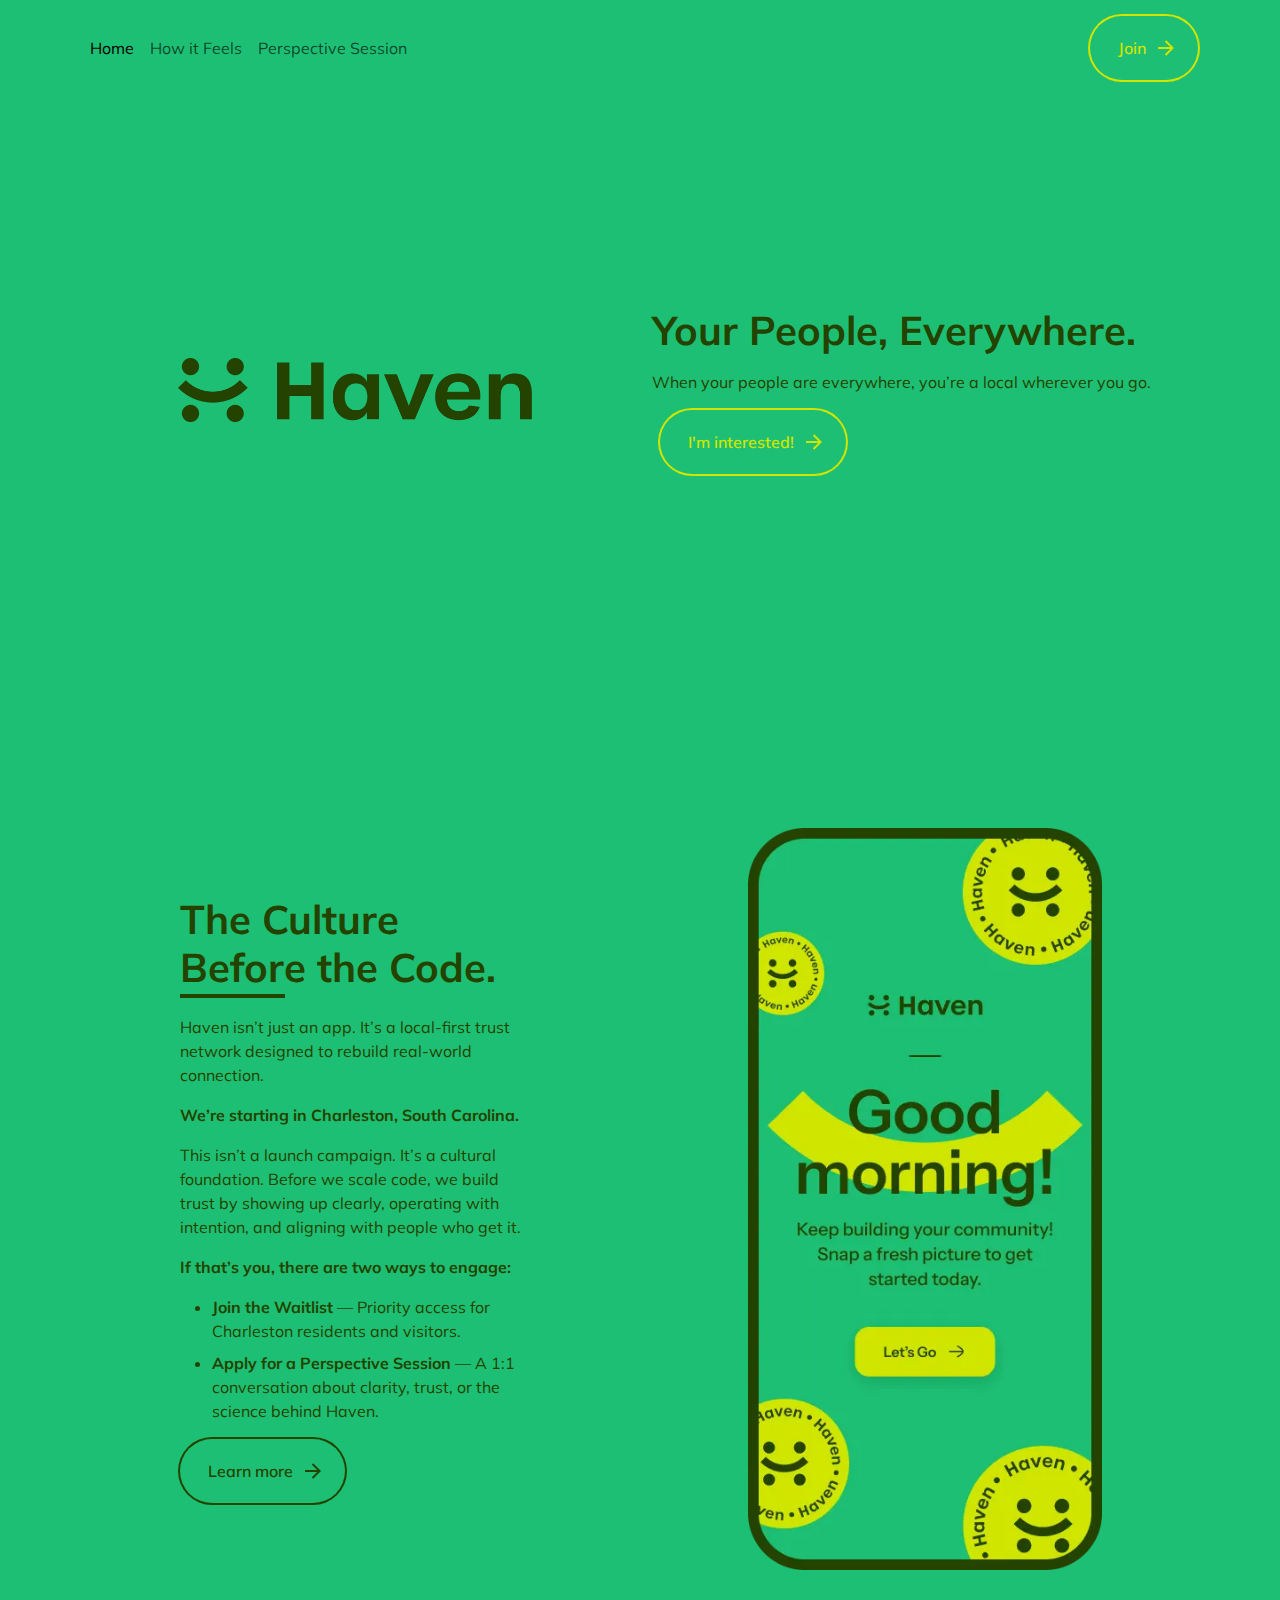
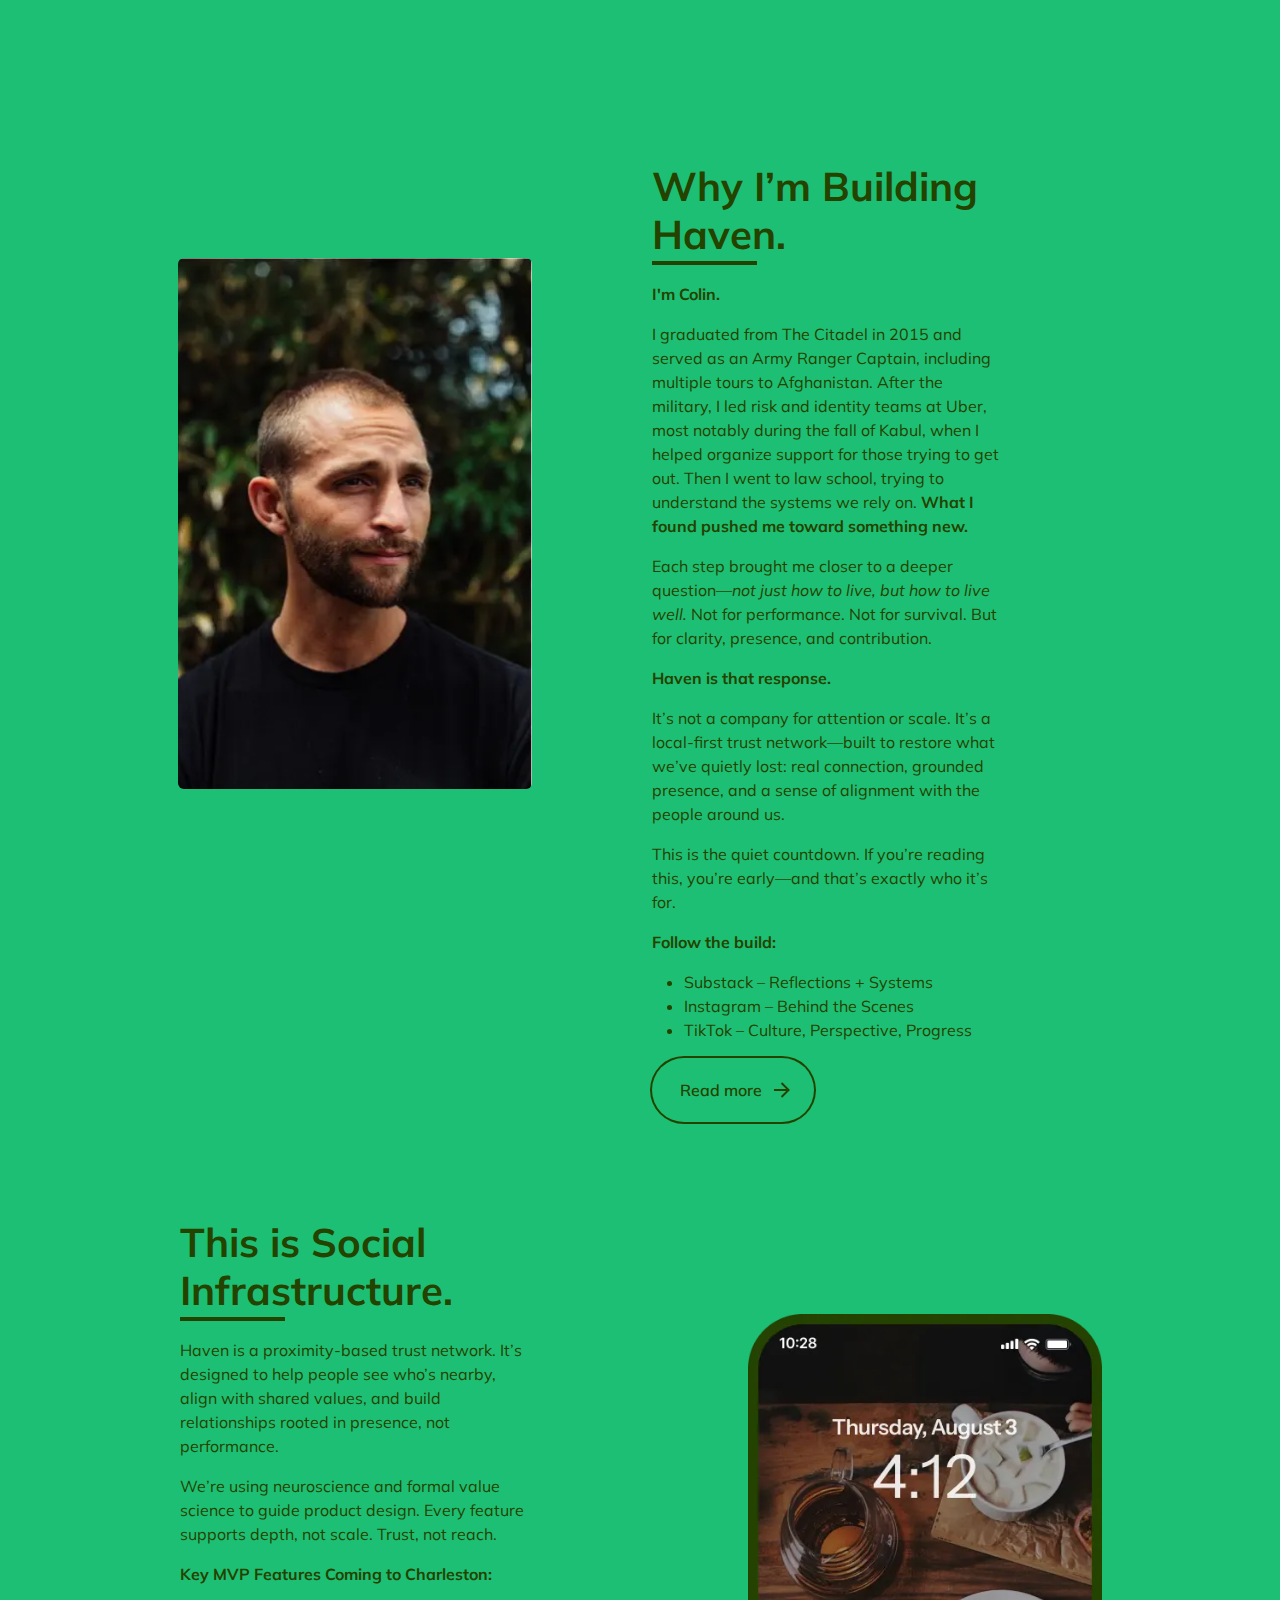
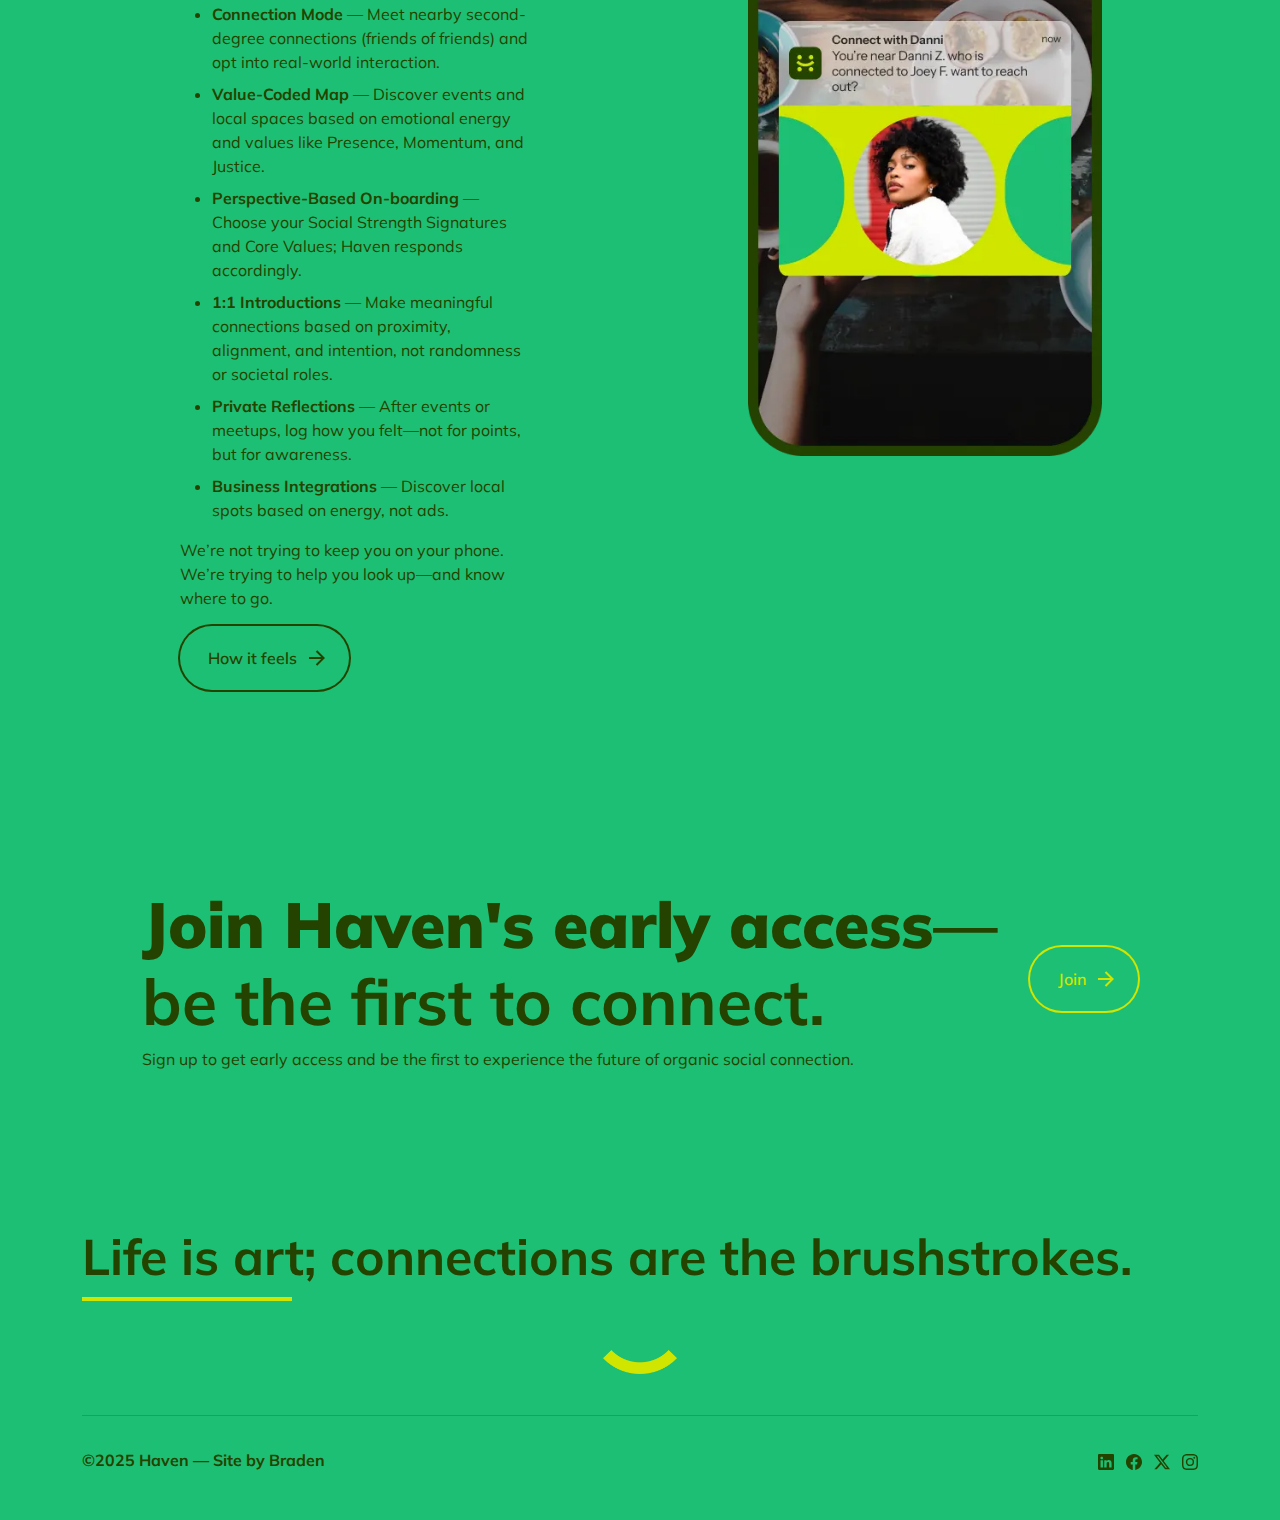
<file: index.html>
<!DOCTYPE html>
<html data-bs-theme="light" lang="en">

<head>
    <meta charset="utf-8">
    <meta content="width=device-width, initial-scale=1.0, shrink-to-fit=no" name="viewport">
    <title>Haven | Your People, Everywhere.</title>
    <link href="https://yourpeopleeverywhere.com/" rel="canonical">
    <meta content="https://yourpeopleeverywhere.com/" property="og:url">
    <meta content="https://yourpeopleeverywhere.com/assets/img/Haven Badge - Yellow Large.webp" name="twitter:image">
    <meta content="Haven" property="og:title">
    <meta content="Haven" name="twitter:title">
    <meta content="summary_large_image" name="twitter:card">
    <meta content="website" property="og:type">
    <meta content="Haven isn’t social media. It’s social infrastructure—built to strengthen real-world connection and community, wherever you are."
          name="twitter:description">
    <meta content="Haven isn’t social media. It’s social infrastructure—built to strengthen real-world connection and community, wherever you are."
          property="og:description">
    <meta content="Haven isn’t social media. It’s social infrastructure—built to strengthen real-world connection and community, wherever you are."
          name="description">
    <meta content="https://yourpeopleeverywhere.com/assets/img/Haven Badge - Yellow Large.webp" property="og:image">
    <script type="application/ld+json">
        {
            "@context": "http://schema.org",
            "@type": "WebSite",
            "name": "Haven",
            "url": "https://yourpeopleeverywhere.com"
        }
    </script>
    <link href="assets/img/apple-touch-icon.png" rel="apple-touch-icon" sizes="180x180" type="image/png">
    <link href="assets/img/favicon-16x16.png" rel="icon" sizes="16x16" type="image/png">
    <link href="assets/img/favicon-16x16.png" media="(prefers-color-scheme: dark)" rel="icon" sizes="16x16"
          type="image/png">
    <link href="assets/img/favicon-32x32.png" rel="icon" sizes="32x32" type="image/png">
    <link href="assets/img/favicon-32x32.png" media="(prefers-color-scheme: dark)" rel="icon" sizes="32x32"
          type="image/png">
    <link href="assets/img/apple-touch-icon.png" rel="icon" sizes="180x180" type="image/png">
    <link href="assets/img/android-chrome-192x192.png" rel="icon" sizes="192x192" type="image/png">
    <link href="assets/img/android-chrome-512x512.png" rel="icon" sizes="512x512" type="image/png">
    <link href="https://cdn.jsdelivr.net/npm/bootstrap@5.3.3/dist/css/bootstrap.min.css" rel="stylesheet">
    <link href="https://fonts.googleapis.com/css?family=Mulish&amp;display=swap" rel="stylesheet">
    <link href="assets/css/buttons-1.css" rel="stylesheet">
    <link href="assets/css/buttons.css" rel="stylesheet">
    <link href="assets/css/cards.css" rel="stylesheet">
    <link href="assets/css/icons.css" rel="stylesheet">
    <link href="assets/css/styles.css" rel="stylesheet">
</head>

<body>
<nav class="navbar navbar-expand-md py-3">
    <div class="container">
        <button class="navbar-toggler" data-bs-target="#navcol-4" data-bs-toggle="collapse"><span
                class="visually-hidden">Toggle navigation</span><span class="navbar-toggler-icon"></span></button>
        <div class="collapse navbar-collapse flex-grow-0 order-md-first" id="navcol-4">
            <ul class="navbar-nav me-auto">
                <li class="nav-item"><a class="nav-link active" href="index.html">Home</a></li>
                <li class="nav-item"><a class="nav-link" href="how-it-feels.html">How it Feels</a></li>
                <li class="nav-item"><a class="nav-link" href="perspective-session.html">Perspective Session</a></li>
            </ul>
            <div class="d-md-none my-2"><a
                    href="https://docs.google.com/forms/d/1fragHn3j29nb1vLsGX21rAFFAkJusAb4mp0r3_D_rWs/viewform?edit_requested=true">
                <button class="animated-button ms-md-2">
                    <svg class="arr-2" viewBox="0 0 24 24" xmlns="http://www.w3.org/2000/svg">
                        <path
                                d="M16.1716 10.9999L10.8076 5.63589L12.2218 4.22168L20 11.9999L12.2218 19.778L10.8076 18.3638L16.1716 12.9999H4V10.9999H16.1716Z"
                        ></path>
                    </svg>
                    <span class="text">Join</span>
                    <span class="circle"></span>
                    <svg class="arr-1" viewBox="0 0 24 24" xmlns="http://www.w3.org/2000/svg">
                        <path
                                d="M16.1716 10.9999L10.8076 5.63589L12.2218 4.22168L20 11.9999L12.2218 19.778L10.8076 18.3638L16.1716 12.9999H4V10.9999H16.1716Z"
                        ></path>
                    </svg>
                </button>
            </a>
            </div>
        </div>
        <div class="d-none d-md-block">
            <button class="animated-button ms-md-2"
                    onclick="window.open('https://docs.google.com/forms/d/1fragHn3j29nb1vLsGX21rAFFAkJusAb4mp0r3_D_rWs/viewform', '_blank')">
                <svg class="arr-2" viewBox="0 0 24 24" xmlns="http://www.w3.org/2000/svg">
                    <path d="M16.1716 10.9999L10.8076 5.63589L12.2218 4.22168L20 11.9999L12.2218 19.778L10.8076 18.3638L16.1716 12.9999H4V10.9999H16.1716Z"></path>
                </svg>
                <span class="text">Join</span><span class="circle"></span>
                <svg class="arr-1" viewBox="0 0 24 24" xmlns="http://www.w3.org/2000/svg">
                    <path d="M16.1716 10.9999L10.8076 5.63589L12.2218 4.22168L20 11.9999L12.2218 19.778L10.8076 18.3638L16.1716 12.9999H4V10.9999H16.1716Z"></path>
                </svg>
            </button>
        </div>
    </div>
</nav>
<div class="container py-4 py-xl-5">
    <div class="row gy-4 gy-md-0">
        <div class="col-md-6">
            <div class="p-xl-5 m-xl-5"><img alt="Haven Logo" class="rounded img-fluid object-fit-contain w-100"
                                            src="assets/img/Haven%20Logo%20Lockup%20-%20Dark%20Green%20Large.webp"
                                            style="min-height: 300px;">
            </div>
        </div>
        <div class="col-md-6 d-md-flex align-items-md-center">
            <div>
                <h1 class="fw-bolder">Your People, Everywhere.</h1>
                <p class="my-3">When your people are everywhere, you’re a local wherever you go.</p><a href="#join">
                <button class="animated-button ms-md-2">
                    <svg class="arr-2" viewBox="0 0 24 24" xmlns="http://www.w3.org/2000/svg">
                        <path d="M16.1716 10.9999L10.8076 5.63589L12.2218 4.22168L20 11.9999L12.2218 19.778L10.8076 18.3638L16.1716 12.9999H4V10.9999H16.1716Z"
                        ></path>
                    </svg>
                    <span class="text">I'm interested!</span>
                    <span class="circle"></span>
                    <svg class="arr-1" viewBox="0 0 24 24" xmlns="http://www.w3.org/2000/svg">
                        <path d="M16.1716 10.9999L10.8076 5.63589L12.2218 4.22168L20 11.9999L12.2218 19.778L10.8076 18.3638L16.1716 12.9999H4V10.9999H16.1716Z"
                        ></path>
                    </svg>
                </button>
            </a>
            </div>
        </div>
    </div>
</div>
<section id="signal">
    <div class="container py-4 py-xl-5">
        <div class="row gy-4 gy-md-0">
            <div class="col-md-6 text-md-start d-flex d-sm-flex d-md-flex justify-content-center align-items-center justify-content-md-start align-items-md-center justify-content-xl-center">
                <div style="max-width: 350px;">
                    <h3 class="display-6 fw-bolder underline-dark">The Culture Before the Code.</h3>
                    <p class="my-3">Haven isn’t just an app. It’s a local-first trust network designed to rebuild
                        real-world connection.</p>
                    <p class="fw-bolder my-3">We’re starting in Charleston, South Carolina.</p>
                    <p class="my-3">This isn’t a launch campaign. It’s a cultural foundation. Before we scale code, we
                        build trust by showing up clearly, operating with intention, and aligning with people who get
                        it.</p>
                    <p class="fw-bolder my-3">If that’s you, there are two ways to engage:</p>
                    <ul>
                        <li class="mb-2"><span class="fw-bolder">Join the Waitlist</span>&nbsp;— Priority access for
                            Charleston residents and visitors.
                        </li>
                        <li class="mb-2"><span class="fw-bolder">Apply for a Perspective Session</span>&nbsp;— A 1:1
                            conversation about clarity, trust, or the science behind Haven.
                        </li>
                    </ul>
                    <button class="animated-button-secondary" onclick="window.location.href='perspective-session.html'">
                        <svg class="arr-2" viewBox="0 0 24 24" xmlns="http://www.w3.org/2000/svg">
                            <path d="M16.1716 10.9999L10.8076 5.63589L12.2218 4.22168L20 11.9999L12.2218 19.778L10.8076 18.3638L16.1716 12.9999H4V10.9999H16.1716Z"/>
                        </svg>
                        <span class="text">Learn more</span><span class="circle"></span>
                        <svg class="arr-1" viewBox="0 0 24 24" xmlns="http://www.w3.org/2000/svg">
                            <path d="M16.1716 10.9999L10.8076 5.63589L12.2218 4.22168L20 11.9999L12.2218 19.778L10.8076 18.3638L16.1716 12.9999H4V10.9999H16.1716Z"/>
                        </svg>
                    </button>
                </div>
            </div>
            <div class="col-md-6">
                <div class="p-xl-5 m-xl-5"><img alt="Haven App Welcome Screen" class="rounded img-fluid w-100 fit-cover"
                                                src="assets/img/Haven%20App%20-%20Welcome%20Screen.webp"
                                                style="min-height: 300px;"></div>
            </div>
        </div>
    </div>
</section>
<section id="why">
    <div class="container py-4 py-xl-5">
        <div class="row gy-4 gy-md-0">
            <div class="col-md-6">
                <div class="p-xl-5 m-xl-5"><img class="rounded img-fluid object-fit-contain w-100"
                                                src="assets/img/colin-headshot.webp" style="min-height: 300px;"></div>
            </div>
            <div class="col-md-6 d-md-flex align-items-md-center">
                <div style="max-width: 350px;">
                    <h3 class="display-6 fw-bolder underline-dark">Why I’m Building Haven.</h3>
                    <p class="my-3"><span class="fw-bolder">I'm Colin.</span></p>
                    <p class="my-3">I graduated from The Citadel in 2015 and served as an Army Ranger Captain, including
                        multiple tours to Afghanistan. After the military, I led risk and identity teams at Uber, most
                        notably during the fall of Kabul, when I helped organize support for those trying to get out.
                        Then I went to law school, trying to understand the systems we rely on.&nbsp;<span
                                class="fw-bolder">What I found pushed me toward something new.</span></p>
                    <p class="my-3">Each step brought me closer to a deeper question—<span class="fst-italic">not just how to live, but how to live well.</span>&nbsp;Not
                        for performance. Not for survival. But for clarity, presence, and contribution.</p>
                    <p class="fw-bolder my-3">Haven is that response.</p>
                    <p class="my-3">It’s not a company for attention or scale. It’s a local-first trust network—built to
                        restore what we’ve quietly lost: real connection, grounded presence, and a sense of alignment
                        with the people around us.</p>
                    <p class="my-3">This is the quiet countdown. If you’re reading this, you’re early—and that’s exactly
                        who it’s for.</p>
                    <p class="fw-bolder my-3">Follow the build:</p>
                    <ul>
                        <li><a href="https://substack.com/@jcdaniels7?utm_source=user-menu">Substack – Reflections +
                            Systems</a></li>
                        <li><a href="https://www.instagram.com/jc_daniels7/">Instagram – Behind the Scenes</a></li>
                        <li><a href="https://www.tiktok.com/@jc_daniels7">TikTok – Culture, Perspective, Progress</a>
                        </li>
                    </ul>
                    <button class="animated-button-secondary" onclick="window.location.href='#''">
                        <svg class="arr-2" viewBox="0 0 24 24" xmlns="http://www.w3.org/2000/svg">
                            <path d="M16.1716 10.9999L10.8076 5.63589L12.2218 4.22168L20 11.9999L12.2218 19.778L10.8076 18.3638L16.1716 12.9999H4V10.9999H16.1716Z"/>
                        </svg>
                        <span class="text">Read more</span><span class="circle"></span>
                        <svg class="arr-1" viewBox="0 0 24 24" xmlns="http://www.w3.org/2000/svg">
                            <path d="M16.1716 10.9999L10.8076 5.63589L12.2218 4.22168L20 11.9999L12.2218 19.778L10.8076 18.3638L16.1716 12.9999H4V10.9999H16.1716Z"/>
                        </svg>
                    </button>
                </div>
            </div>
        </div>
    </div>
</section>
<section id="what">
    <div class="container py-4 py-xl-5">
        <div class="row gy-4 gy-md-0">
            <div class="col-md-6 text-md-start d-flex d-sm-flex d-md-flex justify-content-center align-items-center justify-content-md-start align-items-md-center justify-content-xl-center">
                <div style="max-width: 350px;">
                    <h3 class="display-6 fw-bolder underline-dark">This is Social Infrastructure.</h3>
                    <p class="my-3">Haven is a proximity-based trust network. It’s designed to help people see who’s
                        nearby, align with shared values, and build relationships rooted in presence, not
                        performance.</p>
                    <p class="my-3">We’re using neuroscience and formal value science to guide product design. Every
                        feature supports depth, not scale. Trust, not reach.</p>
                    <p class="fw-bolder my-3">Key MVP Features Coming to Charleston:</p>
                    <ul>
                        <li class="mb-2"><span class="fw-bolder">Connection Mode</span>&nbsp;— Meet nearby second-degree
                            connections (friends of friends) and opt into real-world interaction.
                        </li>
                        <li class="mb-2"><span class="fw-bolder">Value-Coded Map</span>&nbsp;— Discover events and local
                            spaces based on emotional energy and values like Presence, Momentum, and Justice.
                        </li>
                        <li class="mb-2"><span class="fw-bolder">Perspective-Based On-boarding</span>&nbsp;— Choose your
                            Social Strength Signatures and Core Values; Haven responds accordingly.
                        </li>
                        <li class="mb-2"><span class="fw-bolder">1:1 Introductions</span>&nbsp;— Make meaningful
                            connections based on proximity, alignment, and intention, not randomness or societal roles.
                        </li>
                        <li class="mb-2"><span class="fw-bolder">Private Reflections</span>&nbsp;— After events or
                            meetups, log how you felt—not for points, but for awareness.
                        </li>
                        <li class="mb-2"><span class="fw-bolder">Business Integrations</span>&nbsp;— Discover local
                            spots based on energy, not ads.
                        </li>
                    </ul>
                    <p class="my-3">We’re not trying to keep you on your phone. We’re trying to help you look up—and
                        know where to go.</p>
                    <button class="animated-button-secondary" onclick="window.location.href='how-it-feels.html'">
                        <svg class="arr-2" viewBox="0 0 24 24" xmlns="http://www.w3.org/2000/svg">
                            <path d="M16.1716 10.9999L10.8076 5.63589L12.2218 4.22168L20 11.9999L12.2218 19.778L10.8076 18.3638L16.1716 12.9999H4V10.9999H16.1716Z"/>
                        </svg>
                        <span class="text">How it feels</span><span class="circle"></span>
                        <svg class="arr-1" viewBox="0 0 24 24" xmlns="http://www.w3.org/2000/svg">
                            <path d="M16.1716 10.9999L10.8076 5.63589L12.2218 4.22168L20 11.9999L12.2218 19.778L10.8076 18.3638L16.1716 12.9999H4V10.9999H16.1716Z"/>
                        </svg>
                    </button>
                </div>
            </div>
            <div class="col-md-6">
                <div class="p-xl-5 m-xl-5"><img alt="Haven App Push Notification"
                                                class="rounded img-fluid w-100 fit-cover" src="assets/img/Haven%20App%20-%20Push%20Notification%202.webp"
                                                style="min-height: 300px;"></div>
            </div>
        </div>
    </div>
</section>
<footer>
    <div class="container py-4 py-lg-5">
        <section class="py-4 py-xl-5" id="join">
            <div class="container">
                <div class="border rounded border-0 border-light d-flex flex-column justify-content-between align-items-center flex-lg-row p-4 p-lg-5"
                     data-bs-theme="light">
                    <div class="text-center text-lg-start py-3 py-lg-1">
                        <h2 class="display-3 fw-bold mb-2"><strong>Join Haven's early access</strong>—be the first to
                            connect.</h2>
                        <p class="mb-0">Sign up to get early access and be the first to experience the future of organic
                            social connection.</p>
                    </div>
                    <div class="my-2">
                        <button class="animated-button ms-md-2"
                                onclick="window.open('https://docs.google.com/forms/d/1fragHn3j29nb1vLsGX21rAFFAkJusAb4mp0r3_D_rWs/viewform', '_blank')">
                            <svg class="arr-2" viewBox="0 0 24 24" xmlns="http://www.w3.org/2000/svg">
                                <path d="M16.1716 10.9999L10.8076 5.63589L12.2218 4.22168L20 11.9999L12.2218 19.778L10.8076 18.3638L16.1716 12.9999H4V10.9999H16.1716Z"></path>
                            </svg>
                            <span class="text">Join</span><span class="circle"></span>
                            <svg class="arr-1" viewBox="0 0 24 24" xmlns="http://www.w3.org/2000/svg">
                                <path d="M16.1716 10.9999L10.8076 5.63589L12.2218 4.22168L20 11.9999L12.2218 19.778L10.8076 18.3638L16.1716 12.9999H4V10.9999H16.1716Z"></path>
                            </svg>
                        </button>
                    </div>
                </div>
            </div>
        </section>
        <figure class="mb-5 mt-5">
            <blockquote class="blockquote">
                <p class="fw-bolder mb-0 quote underline-light">Life is art; connections are the brushstrokes.</p>
            </blockquote>
        </figure>
        <div class="row justify-content-center">
            <div class="col-lg-3 text-center text-lg-start d-flex flex-column align-items-center order-first order-lg-last">
                <div class="fw-bold d-flex align-items-center mb-2"></div>
                <img alt="Haven Smile" class="tiny-img" src="assets/img/Smile.webp">
            </div>
        </div>
        <hr>
        <div class="d-flex justify-content-between align-items-center pt-3">
            <p class="fw-bolder mb-0">©2025 Haven —&nbsp;<a href="https://heyimbraden.com">Site by Braden</a></p>
            <ul class="list-inline mb-0">
                <li class="list-inline-item">
                    <svg class="bi bi-linkedin" fill="currentColor" height="1em" viewBox="0 0 16 16"
                         width="1em" xmlns="http://www.w3.org/2000/svg">
                        <path d="M0 1.146C0 .513.526 0 1.175 0h13.65C15.474 0 16 .513 16 1.146v13.708c0 .633-.526 1.146-1.175 1.146H1.175C.526 16 0 15.487 0 14.854V1.146zm4.943 12.248V6.169H2.542v7.225h2.401m-1.2-8.212c.837 0 1.358-.554 1.358-1.248-.015-.709-.52-1.248-1.342-1.248-.822 0-1.359.54-1.359 1.248 0 .694.521 1.248 1.327 1.248h.016zm4.908 8.212V9.359c0-.216.016-.432.08-.586.173-.431.568-.878 1.232-.878.869 0 1.216.662 1.216 1.634v3.865h2.401V9.25c0-2.22-1.184-3.252-2.764-3.252-1.274 0-1.845.7-2.165 1.193v.025h-.016a5.54 5.54 0 0 1 .016-.025V6.169h-2.4c.03.678 0 7.225 0 7.225h2.4"></path>
                    </svg>
                </li>
                <li class="list-inline-item">
                    <svg class="bi bi-facebook" fill="currentColor" height="1em" viewBox="0 0 16 16"
                         width="1em" xmlns="http://www.w3.org/2000/svg">
                        <path d="M16 8.049c0-4.446-3.582-8.05-8-8.05C3.58 0-.002 3.603-.002 8.05c0 4.017 2.926 7.347 6.75 7.951v-5.625h-2.03V8.05H6.75V6.275c0-2.017 1.195-3.131 3.022-3.131.876 0 1.791.157 1.791.157v1.98h-1.009c-.993 0-1.303.621-1.303 1.258v1.51h2.218l-.354 2.326H9.25V16c3.824-.604 6.75-3.934 6.75-7.951"></path>
                    </svg>
                </li>
                <li class="list-inline-item">
                    <svg class="bi bi-twitter-x" fill="currentColor" height="1em" viewBox="0 0 16 16"
                         width="1em" xmlns="http://www.w3.org/2000/svg">
                        <path d="M12.6.75h2.454l-5.36 6.142L16 15.25h-4.937l-3.867-5.07-4.425 5.07H.316l5.733-6.57L0 .75h5.063l3.495 4.633L12.601.75Zm-.86 13.028h1.36L4.323 2.145H2.865l8.875 11.633Z"></path>
                    </svg>
                </li>
                <li class="list-inline-item">
                    <svg class="bi bi-instagram" fill="currentColor" height="1em" viewBox="0 0 16 16"
                         width="1em" xmlns="http://www.w3.org/2000/svg">
                        <path d="M8 0C5.829 0 5.556.01 4.703.048 3.85.088 3.269.222 2.76.42a3.917 3.917 0 0 0-1.417.923A3.927 3.927 0 0 0 .42 2.76C.222 3.268.087 3.85.048 4.7.01 5.555 0 5.827 0 8.001c0 2.172.01 2.444.048 3.297.04.852.174 1.433.372 1.942.205.526.478.972.923 1.417.444.445.89.719 1.416.923.51.198 1.09.333 1.942.372C5.555 15.99 5.827 16 8 16s2.444-.01 3.298-.048c.851-.04 1.434-.174 1.943-.372a3.916 3.916 0 0 0 1.416-.923c.445-.445.718-.891.923-1.417.197-.509.332-1.09.372-1.942C15.99 10.445 16 10.173 16 8s-.01-2.445-.048-3.299c-.04-.851-.175-1.433-.372-1.941a3.926 3.926 0 0 0-.923-1.417A3.911 3.911 0 0 0 13.24.42c-.51-.198-1.092-.333-1.943-.372C10.443.01 10.172 0 7.998 0h.003zm-.717 1.442h.718c2.136 0 2.389.007 3.232.046.78.035 1.204.166 1.486.275.373.145.64.319.92.599.28.28.453.546.598.92.11.281.24.705.275 1.485.039.843.047 1.096.047 3.231s-.008 2.389-.047 3.232c-.035.78-.166 1.203-.275 1.485a2.47 2.47 0 0 1-.599.919c-.28.28-.546.453-.92.598-.28.11-.704.24-1.485.276-.843.038-1.096.047-3.232.047s-2.39-.009-3.233-.047c-.78-.036-1.203-.166-1.485-.276a2.478 2.478 0 0 1-.92-.598 2.48 2.48 0 0 1-.6-.92c-.109-.281-.24-.705-.275-1.485-.038-.843-.046-1.096-.046-3.233 0-2.136.008-2.388.046-3.231.036-.78.166-1.204.276-1.486.145-.373.319-.64.599-.92.28-.28.546-.453.92-.598.282-.11.705-.24 1.485-.276.738-.034 1.024-.044 2.515-.045v.002zm4.988 1.328a.96.96 0 1 0 0 1.92.96.96 0 0 0 0-1.92zm-4.27 1.122a4.109 4.109 0 1 0 0 8.217 4.109 4.109 0 0 0 0-8.217zm0 1.441a2.667 2.667 0 1 1 0 5.334 2.667 2.667 0 0 1 0-5.334"></path>
                    </svg>
                </li>
            </ul>
        </div>
    </div>
</footer>
<a href="#top">
    <button class="animated-button-secondary back-to-top">
        <svg class="arr-2" style="transform: rotate(-90deg);" viewBox="0 0 24 24" xmlns="http://www.w3.org/2000/svg">
            <path
                    d="M16.1716 10.9999L10.8076 5.63589L12.2218 4.22168L20 11.9999L12.2218 19.778L10.8076 18.3638L16.1716 12.9999H4V10.9999H16.1716Z"
            ></path>
        </svg>
        <span class="text">Top</span>
        <span class="circle"></span>
        <svg class="arr-1" style="transform: rotate(-90deg);" viewBox="0 0 24 24" xmlns="http://www.w3.org/2000/svg">
            <path
                    d="M16.1716 10.9999L10.8076 5.63589L12.2218 4.22168L20 11.9999L12.2218 19.778L10.8076 18.3638L16.1716 12.9999H4V10.9999H16.1716Z"
            ></path>
        </svg>
    </button>
</a>
<script>
    const backToTopBtn = document.querySelector('.back-to-top');

    window.addEventListener('scroll', () => {
        if (window.scrollY > 300) {
            backToTopBtn.classList.add('show');
        } else {
            backToTopBtn.classList.remove('show');
        }
    });
</script>

<script src="https://cdn.jsdelivr.net/npm/bootstrap@5.3.3/dist/js/bootstrap.bundle.min.js"></script>
</body>

</html>
</file>
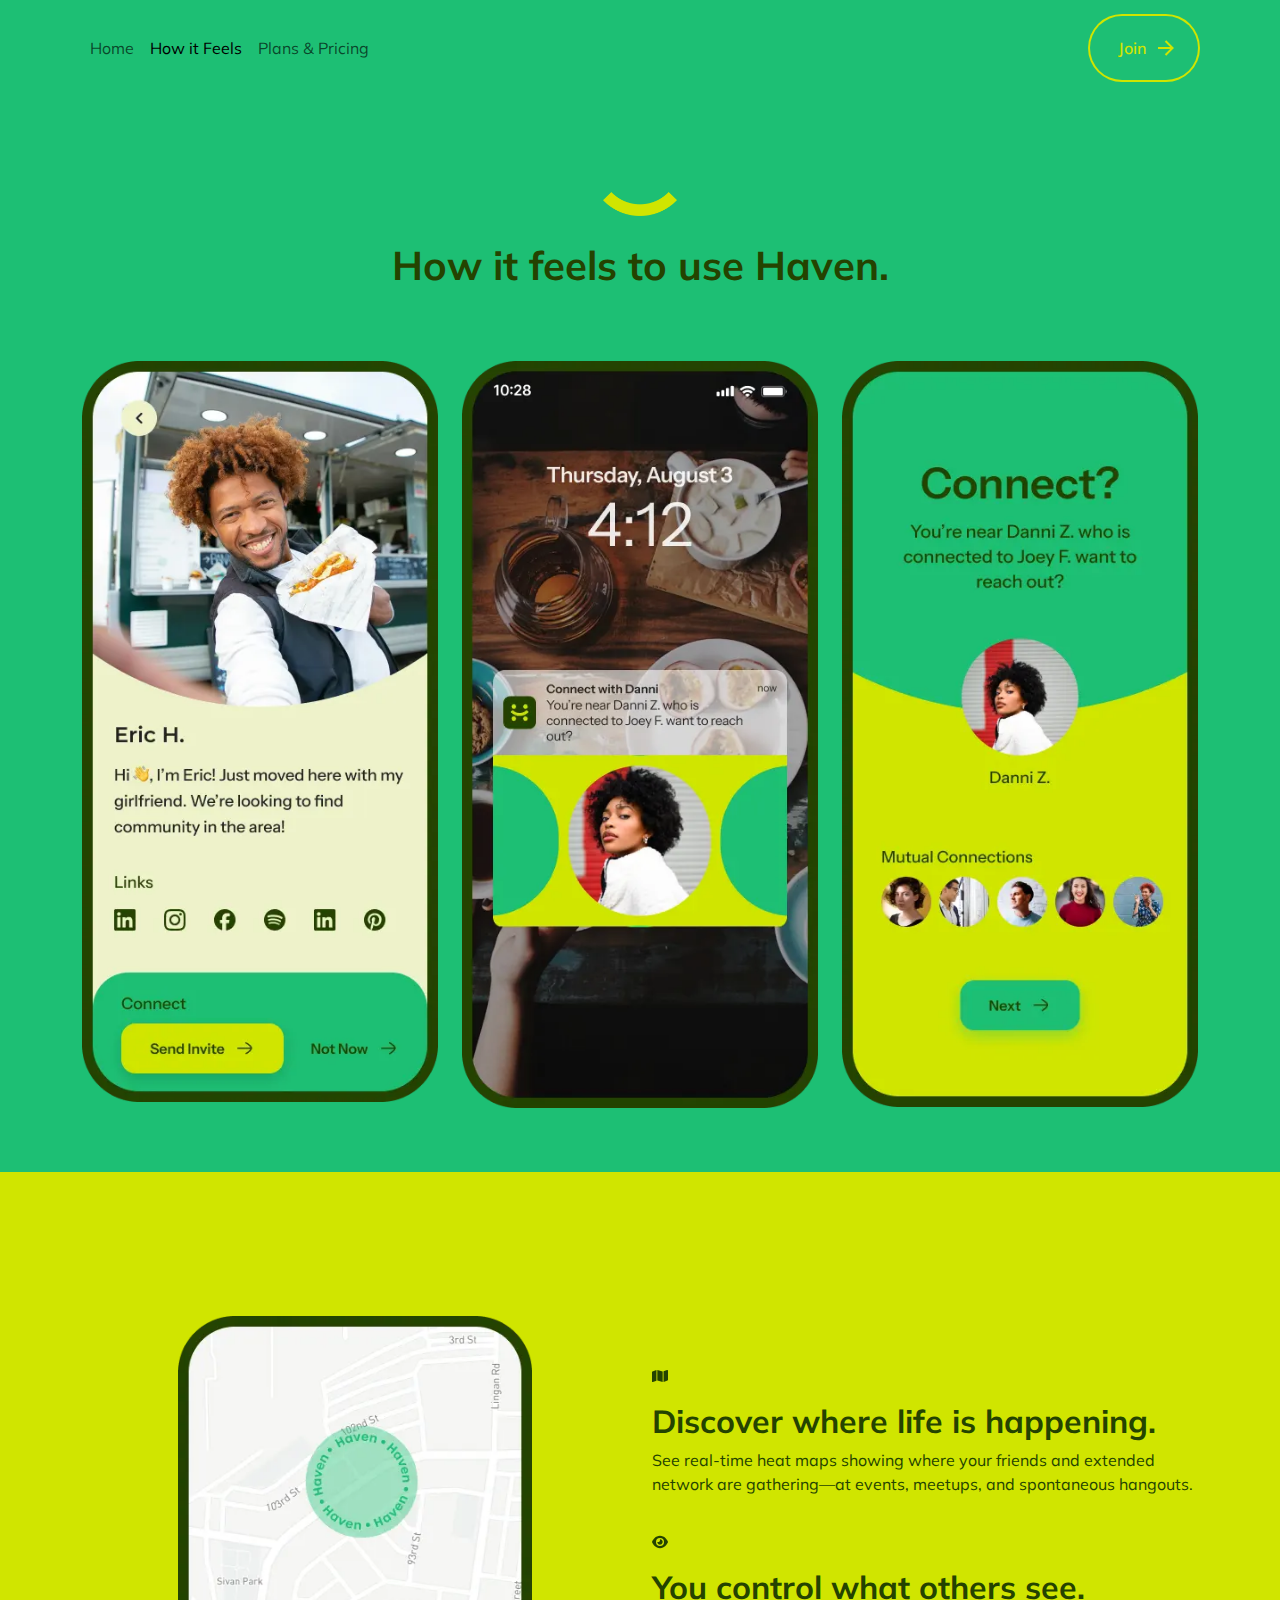
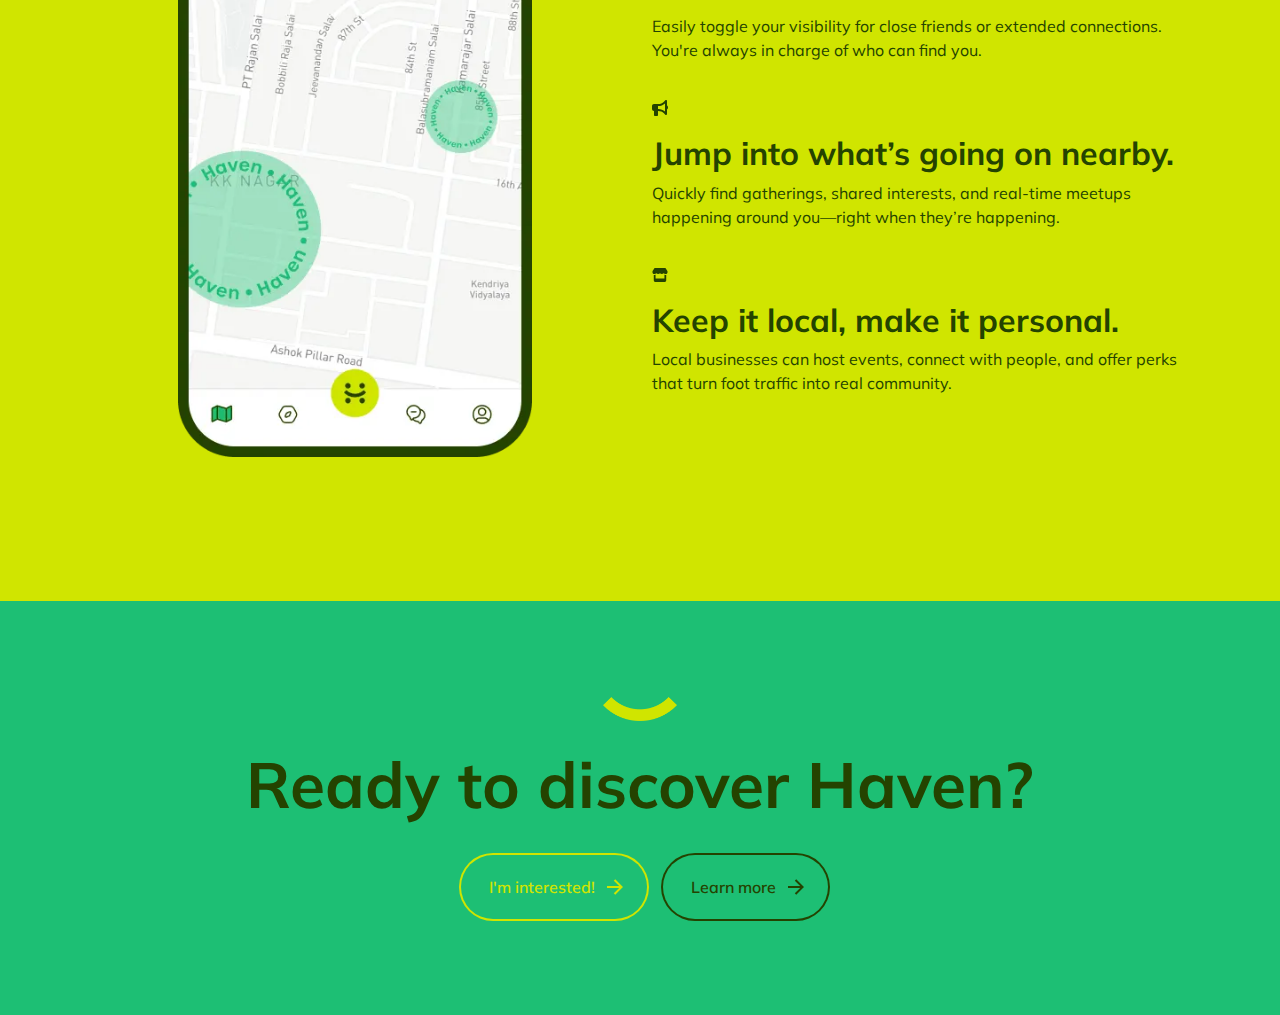
<file: how-it-feels.html>
<!DOCTYPE html>
<html data-bs-theme="light" lang="en">

<head>
    <meta charset="utf-8">
    <meta content="width=device-width, initial-scale=1.0, shrink-to-fit=no" name="viewport">
    <title>Haven | How it Feels</title>
    <link href="https://yourpeopleeverywhere.com/how-it-feels.html" rel="canonical">
    <meta content="https://yourpeopleeverywhere.com/how-it-feels.html" property="og:url">
    <meta content="https://yourpeopleeverywhere.com/assets/img/Haven Badge - Yellow Large.webp" name="twitter:image">
    <meta content="Haven" property="og:title">
    <meta content="Haven" name="twitter:title">
    <meta content="summary_large_image" name="twitter:card">
    <meta content="website" property="og:type">
    <meta content="Haven isn’t social media. It’s social infrastructure—built to strengthen real-world connection and community, wherever you are."
          name="twitter:description">
    <meta content="Haven isn’t social media. It’s social infrastructure—built to strengthen real-world connection and community, wherever you are."
          property="og:description">
    <meta content="https://yourpeopleeverywhere.com/assets/img/Haven Badge - Yellow Large.webp" property="og:image">
    <meta content="A living map of connection—built for the real world. Wherever you are, Haven shows you what’s happening around you, not just online."
          name="description">
    <link href="assets/img/apple-touch-icon.png" rel="apple-touch-icon" sizes="180x180" type="image/png">
    <link href="assets/img/favicon-16x16.png" rel="icon" sizes="16x16" type="image/png">
    <link href="assets/img/favicon-16x16.png" media="(prefers-color-scheme: dark)" rel="icon" sizes="16x16"
          type="image/png">
    <link href="assets/img/favicon-32x32.png" rel="icon" sizes="32x32" type="image/png">
    <link href="assets/img/favicon-32x32.png" media="(prefers-color-scheme: dark)" rel="icon" sizes="32x32"
          type="image/png">
    <link href="assets/img/apple-touch-icon.png" rel="icon" sizes="180x180" type="image/png">
    <link href="assets/img/android-chrome-192x192.png" rel="icon" sizes="192x192" type="image/png">
    <link href="assets/img/android-chrome-512x512.png" rel="icon" sizes="512x512" type="image/png">
    <link href="https://cdn.jsdelivr.net/npm/bootstrap@5.3.3/dist/css/bootstrap.min.css" rel="stylesheet">
    <link href="https://fonts.googleapis.com/css?family=Mulish&amp;display=swap" rel="stylesheet">
    <link href="assets/css/buttons-1.css" rel="stylesheet">
    <link href="assets/css/buttons.css" rel="stylesheet">
    <link href="assets/css/cards.css" rel="stylesheet">
    <link href="assets/css/icons.css" rel="stylesheet">
    <link href="assets/css/styles.css" rel="stylesheet">
</head>

<body>
<nav class="navbar navbar-expand-md py-3">
    <div class="container">
        <button class="navbar-toggler" data-bs-target="#navcol-4" data-bs-toggle="collapse"><span
                class="visually-hidden">Toggle navigation</span><span class="navbar-toggler-icon"></span></button>
        <div class="collapse navbar-collapse flex-grow-0 order-md-first" id="navcol-4">
            <ul class="navbar-nav me-auto">
                <li class="nav-item"><a class="nav-link" href="index.html">Home</a></li>
                <li class="nav-item"><a class="nav-link active" href="how-it-feels.html">How it Feels</a></li>
                <li class="nav-item"><a class="nav-link" href="pricing.html">Plans &amp; Pricing</a></li>
            </ul>
            <div class="d-md-none my-2"><a
                    href="https://docs.google.com/forms/d/1fragHn3j29nb1vLsGX21rAFFAkJusAb4mp0r3_D_rWs/viewform?edit_requested=true">
                <button class="animated-button ms-md-2">
                    <svg class="arr-2" viewBox="0 0 24 24" xmlns="http://www.w3.org/2000/svg">
                        <path
                                d="M16.1716 10.9999L10.8076 5.63589L12.2218 4.22168L20 11.9999L12.2218 19.778L10.8076 18.3638L16.1716 12.9999H4V10.9999H16.1716Z"
                        ></path>
                    </svg>
                    <span class="text">Join</span>
                    <span class="circle"></span>
                    <svg class="arr-1" viewBox="0 0 24 24" xmlns="http://www.w3.org/2000/svg">
                        <path
                                d="M16.1716 10.9999L10.8076 5.63589L12.2218 4.22168L20 11.9999L12.2218 19.778L10.8076 18.3638L16.1716 12.9999H4V10.9999H16.1716Z"
                        ></path>
                    </svg>
                </button>
            </a>
            </div>
        </div>
        <div class="d-none d-md-block">
            <button class="animated-button ms-md-2"
                    onclick="window.open('https://docs.google.com/forms/d/1fragHn3j29nb1vLsGX21rAFFAkJusAb4mp0r3_D_rWs/viewform', '_blank')">
                <svg class="arr-2" viewBox="0 0 24 24" xmlns="http://www.w3.org/2000/svg">
                    <path d="M16.1716 10.9999L10.8076 5.63589L12.2218 4.22168L20 11.9999L12.2218 19.778L10.8076 18.3638L16.1716 12.9999H4V10.9999H16.1716Z"></path>
                </svg>
                <span class="text">Join</span>
                <span class="circle"></span>
                <svg class="arr-1" viewBox="0 0 24 24" xmlns="http://www.w3.org/2000/svg">
                    <path d="M16.1716 10.9999L10.8076 5.63589L12.2218 4.22168L20 11.9999L12.2218 19.778L10.8076 18.3638L16.1716 12.9999H4V10.9999H16.1716Z"></path>
                </svg>
            </button>
        </div>
    </div>
</nav>
<section class="py-4 py-xl-5">
    <div class="container">
        <div class="text-center p-4 p-lg-5"><img alt="Haven Smile" class="tiny-img" src="assets/img/Smile.webp">
            <h1 class="fw-bold mb-4">How it feels to use Haven.</h1>
        </div>
    </div>
    <div class="container">
        <div class="row">
            <div class="col-md-4 mb-3"><img alt="Haven App Profile Screen"
                                            class="rounded img-fluid object-fit-contain w-100"
                                            src="assets/img/Haven%20App%20-%20Profile%20-%203.webp"></div>
            <div class="col-md-4 mb-3"><img alt="Haven App Push Notification"
                                            class="rounded img-fluid object-fit-contain w-100"
                                            src="assets/img/Haven%20App%20-%20Push%20Notification%202.webp"></div>
            <div class="col-md-4 mb-3"><img alt="Haven App Connect Screen"
                                            class="rounded img-fluid object-fit-contain w-100"
                                            src="assets/img/Haven%20App%20-%20Connect.webp"></div>
        </div>
    </div>
</section>
<section id="map">
    <div class="container py-4 py-xl-5">
        <div class="row gy-4 gy-md-0">
            <div class="col-md-6">
                <div class="p-xl-5 m-xl-5"><img alt="Haven App Macro Map" class="rounded img-fluid w-100 fit-cover"
                                                src="assets/img/Haven%20App%20-%20Macro%20Map.webp"
                                                style="min-height: 300px;"></div>
            </div>
            <div class="col-md-6 align-self-center align-items-md-center">
                <div class="text-center text-md-start d-flex flex-column align-items-center align-items-md-start mb-3">
                    <div class="bs-icon-md bs-icon-rounded d-inline-block flex-shrink-0 justify-content-center align-items-center mb-3">
                        <svg fill="currentColor" height="1em" viewBox="0 -32 576 576" width="1em"
                             xmlns="http://www.w3.org/2000/svg">
                            <!--! Font Awesome Free 6.4.2 by @fontawesome - https://fontawesome.com License - https://fontawesome.com/license/free (Icons: CC BY 4.0, Fonts: SIL OFL 1.1, Code: MIT License) Copyright 2023 Fonticons, Inc. -->
                            <path d="M384 476.1L192 421.2V35.9L384 90.8V476.1zm32-1.2V88.4L543.1 37.5c15.8-6.3 32.9 5.3 32.9 22.3V394.6c0 9.8-6 18.6-15.1 22.3L416 474.8zM15.1 95.1L160 37.2V423.6L32.9 474.5C17.1 480.8 0 469.2 0 452.2V117.4c0-9.8 6-18.6 15.1-22.3z"></path>
                        </svg>
                    </div>
                    <div>
                        <h2 class="fw-bolder">Discover where life is happening.</h2>
                        <p>See real-time heat maps showing where your friends and extended network are gathering—at
                            events, meetups, and spontaneous hangouts.</p>
                    </div>
                </div>
                <div class="text-center text-md-start d-flex flex-column align-items-center align-items-md-start mb-3">
                    <div class="bs-icon-md bs-icon-rounded d-inline-block flex-shrink-0 justify-content-center align-items-center mb-3">
                        <svg fill="currentColor" height="1em" viewBox="0 -32 576 576" width="1em"
                             xmlns="http://www.w3.org/2000/svg">
                            <!--! Font Awesome Free 6.4.2 by @fontawesome - https://fontawesome.com License - https://fontawesome.com/license/free (Icons: CC BY 4.0, Fonts: SIL OFL 1.1, Code: MIT License) Copyright 2023 Fonticons, Inc. -->
                            <path d="M288 32c-80.8 0-145.5 36.8-192.6 80.6C48.6 156 17.3 208 2.5 243.7c-3.3 7.9-3.3 16.7 0 24.6C17.3 304 48.6 356 95.4 399.4C142.5 443.2 207.2 480 288 480s145.5-36.8 192.6-80.6c46.8-43.5 78.1-95.4 93-131.1c3.3-7.9 3.3-16.7 0-24.6c-14.9-35.7-46.2-87.7-93-131.1C433.5 68.8 368.8 32 288 32zM144 256a144 144 0 1 1 288 0 144 144 0 1 1 -288 0zm144-64c0 35.3-28.7 64-64 64c-7.1 0-13.9-1.2-20.3-3.3c-5.5-1.8-11.9 1.6-11.7 7.4c.3 6.9 1.3 13.8 3.2 20.7c13.7 51.2 66.4 81.6 117.6 67.9s81.6-66.4 67.9-117.6c-11.1-41.5-47.8-69.4-88.6-71.1c-5.8-.2-9.2 6.1-7.4 11.7c2.1 6.4 3.3 13.2 3.3 20.3z"></path>
                        </svg>
                    </div>
                    <div>
                        <h2 class="fw-bolder">You control what others see.</h2>
                        <p>Easily toggle your visibility for close friends or extended connections. You're always in
                            charge of who can find you.</p>
                    </div>
                </div>
                <div class="text-center text-md-start d-flex flex-column align-items-center align-items-md-start mb-3">
                    <div class="bs-icon-md bs-icon-rounded d-inline-block flex-shrink-0 justify-content-center align-items-center mb-3">
                        <svg fill="currentColor" height="1em" viewBox="0 0 512 512" width="1em"
                             xmlns="http://www.w3.org/2000/svg">
                            <!--! Font Awesome Free 6.4.2 by @fontawesome - https://fontawesome.com License - https://fontawesome.com/license/free (Icons: CC BY 4.0, Fonts: SIL OFL 1.1, Code: MIT License) Copyright 2023 Fonticons, Inc. -->
                            <path d="M480 32c0-12.9-7.8-24.6-19.8-29.6s-25.7-2.2-34.9 6.9L381.7 53c-48 48-113.1 75-181 75H192 160 64c-35.3 0-64 28.7-64 64v96c0 35.3 28.7 64 64 64l0 128c0 17.7 14.3 32 32 32h64c17.7 0 32-14.3 32-32V352l8.7 0c67.9 0 133 27 181 75l43.6 43.6c9.2 9.2 22.9 11.9 34.9 6.9s19.8-16.6 19.8-29.6V300.4c18.6-8.8 32-32.5 32-60.4s-13.4-51.6-32-60.4V32zm-64 76.7V240 371.3C357.2 317.8 280.5 288 200.7 288H192V192h8.7c79.8 0 156.5-29.8 215.3-83.3z"></path>
                        </svg>
                    </div>
                    <div>
                        <h2 class="fw-bolder">Jump into what’s going on nearby.</h2>
                        <p>Quickly find gatherings, shared interests, and real-time meetups happening around you—right
                            when they’re happening.</p>
                    </div>
                </div>
                <div class="text-center text-md-start d-flex flex-column align-items-center align-items-md-start">
                    <div class="bs-icon-md bs-icon-rounded d-inline-block flex-shrink-0 justify-content-center align-items-center mb-3">
                        <svg fill="currentColor" height="1em" viewBox="0 -32 576 576" width="1em"
                             xmlns="http://www.w3.org/2000/svg">
                            <!--! Font Awesome Free 6.4.2 by @fontawesome - https://fontawesome.com License - https://fontawesome.com/license/free (Icons: CC BY 4.0, Fonts: SIL OFL 1.1, Code: MIT License) Copyright 2023 Fonticons, Inc. -->
                            <path d="M547.6 103.8L490.3 13.1C485.2 5 476.1 0 466.4 0H109.6C99.9 0 90.8 5 85.7 13.1L28.3 103.8c-29.6 46.8-3.4 111.9 51.9 119.4c4 .5 8.1 .8 12.1 .8c26.1 0 49.3-11.4 65.2-29c15.9 17.6 39.1 29 65.2 29c26.1 0 49.3-11.4 65.2-29c15.9 17.6 39.1 29 65.2 29c26.2 0 49.3-11.4 65.2-29c16 17.6 39.1 29 65.2 29c4.1 0 8.1-.3 12.1-.8c55.5-7.4 81.8-72.5 52.1-119.4zM499.7 254.9l-.1 0c-5.3 .7-10.7 1.1-16.2 1.1c-12.4 0-24.3-1.9-35.4-5.3V384H128V250.6c-11.2 3.5-23.2 5.4-35.6 5.4c-5.5 0-11-.4-16.3-1.1l-.1 0c-4.1-.6-8.1-1.3-12-2.3V384v64c0 35.3 28.7 64 64 64H448c35.3 0 64-28.7 64-64V384 252.6c-4 1-8 1.8-12.3 2.3z"></path>
                        </svg>
                    </div>
                    <div>
                        <h2 class="fw-bolder">Keep it local, make it personal.</h2>
                        <p>Local businesses can host events, connect with people, and offer perks that turn foot traffic
                            into real community.</p>
                    </div>
                </div>
            </div>
        </div>
    </div>
</section>
<section class="py-4 py-xl-5">
    <div class="container">
        <div class="text-center p-4 p-lg-5"><img alt="Haven Smile" class="tiny-img" src="assets/img/Smile.webp">
            <h1 class="display-3 fw-bold mb-4">Ready to discover Haven?</h1>
            <div class="button-row">
                <button class="animated-button ms-md-2"
                        onclick="window.open('https://docs.google.com/forms/d/1fragHn3j29nb1vLsGX21rAFFAkJusAb4mp0r3_D_rWs/viewform', '_blank')">
                    <svg class="arr-2" viewBox="0 0 24 24" xmlns="http://www.w3.org/2000/svg">
                        <path d="M16.1716 10.9999L10.8076 5.63589L12.2218 4.22168L20 11.9999L12.2218 19.778L10.8076 18.3638L16.1716 12.9999H4V10.9999H16.1716Z"/>
                    </svg>
                    <span class="text">I'm interested!</span>
                    <span class="circle"></span>
                    <svg class="arr-1" viewBox="0 0 24 24" xmlns="http://www.w3.org/2000/svg">
                        <path d="M16.1716 10.9999L10.8076 5.63589L12.2218 4.22168L20 11.9999L12.2218 19.778L10.8076 18.3638L16.1716 12.9999H4V10.9999H16.1716Z"/>
                    </svg>
                </button>

                <button class="animated-button-secondary" onclick="window.location.href='index.html'">
                    <svg class="arr-2" viewBox="0 0 24 24" xmlns="http://www.w3.org/2000/svg">
                        <path d="M16.1716 10.9999L10.8076 5.63589L12.2218 4.22168L20 11.9999L12.2218 19.778L10.8076 18.3638L16.1716 12.9999H4V10.9999H16.1716Z"/>
                    </svg>
                    <span class="text">Learn more</span>
                    <span class="circle"></span>
                    <svg class="arr-1" viewBox="0 0 24 24" xmlns="http://www.w3.org/2000/svg">
                        <path d="M16.1716 10.9999L10.8076 5.63589L12.2218 4.22168L20 11.9999L12.2218 19.778L10.8076 18.3638L16.1716 12.9999H4V10.9999H16.1716Z"/>
                    </svg>
                </button>
            </div>

        </div>
    </div>
</section>
<a href="#top">
    <button class="animated-button-secondary back-to-top">
        <svg class="arr-2" style="transform: rotate(-90deg);" viewBox="0 0 24 24" xmlns="http://www.w3.org/2000/svg">
            <path
                    d="M16.1716 10.9999L10.8076 5.63589L12.2218 4.22168L20 11.9999L12.2218 19.778L10.8076 18.3638L16.1716 12.9999H4V10.9999H16.1716Z"
            ></path>
        </svg>
        <span class="text">Top</span>
        <span class="circle"></span>
        <svg class="arr-1" style="transform: rotate(-90deg);" viewBox="0 0 24 24" xmlns="http://www.w3.org/2000/svg">
            <path
                    d="M16.1716 10.9999L10.8076 5.63589L12.2218 4.22168L20 11.9999L12.2218 19.778L10.8076 18.3638L16.1716 12.9999H4V10.9999H16.1716Z"
            ></path>
        </svg>
    </button>
</a>
<script>
    const backToTopBtn = document.querySelector('.back-to-top');

    window.addEventListener('scroll', () => {
        if (window.scrollY > 300) {
            backToTopBtn.classList.add('show');
        } else {
            backToTopBtn.classList.remove('show');
        }
    });
</script>

<script src="https://cdn.jsdelivr.net/npm/bootstrap@5.3.3/dist/js/bootstrap.bundle.min.js"></script>
<script src="assets/js/bs-init.js"></script>
</body>

</html>
</file>
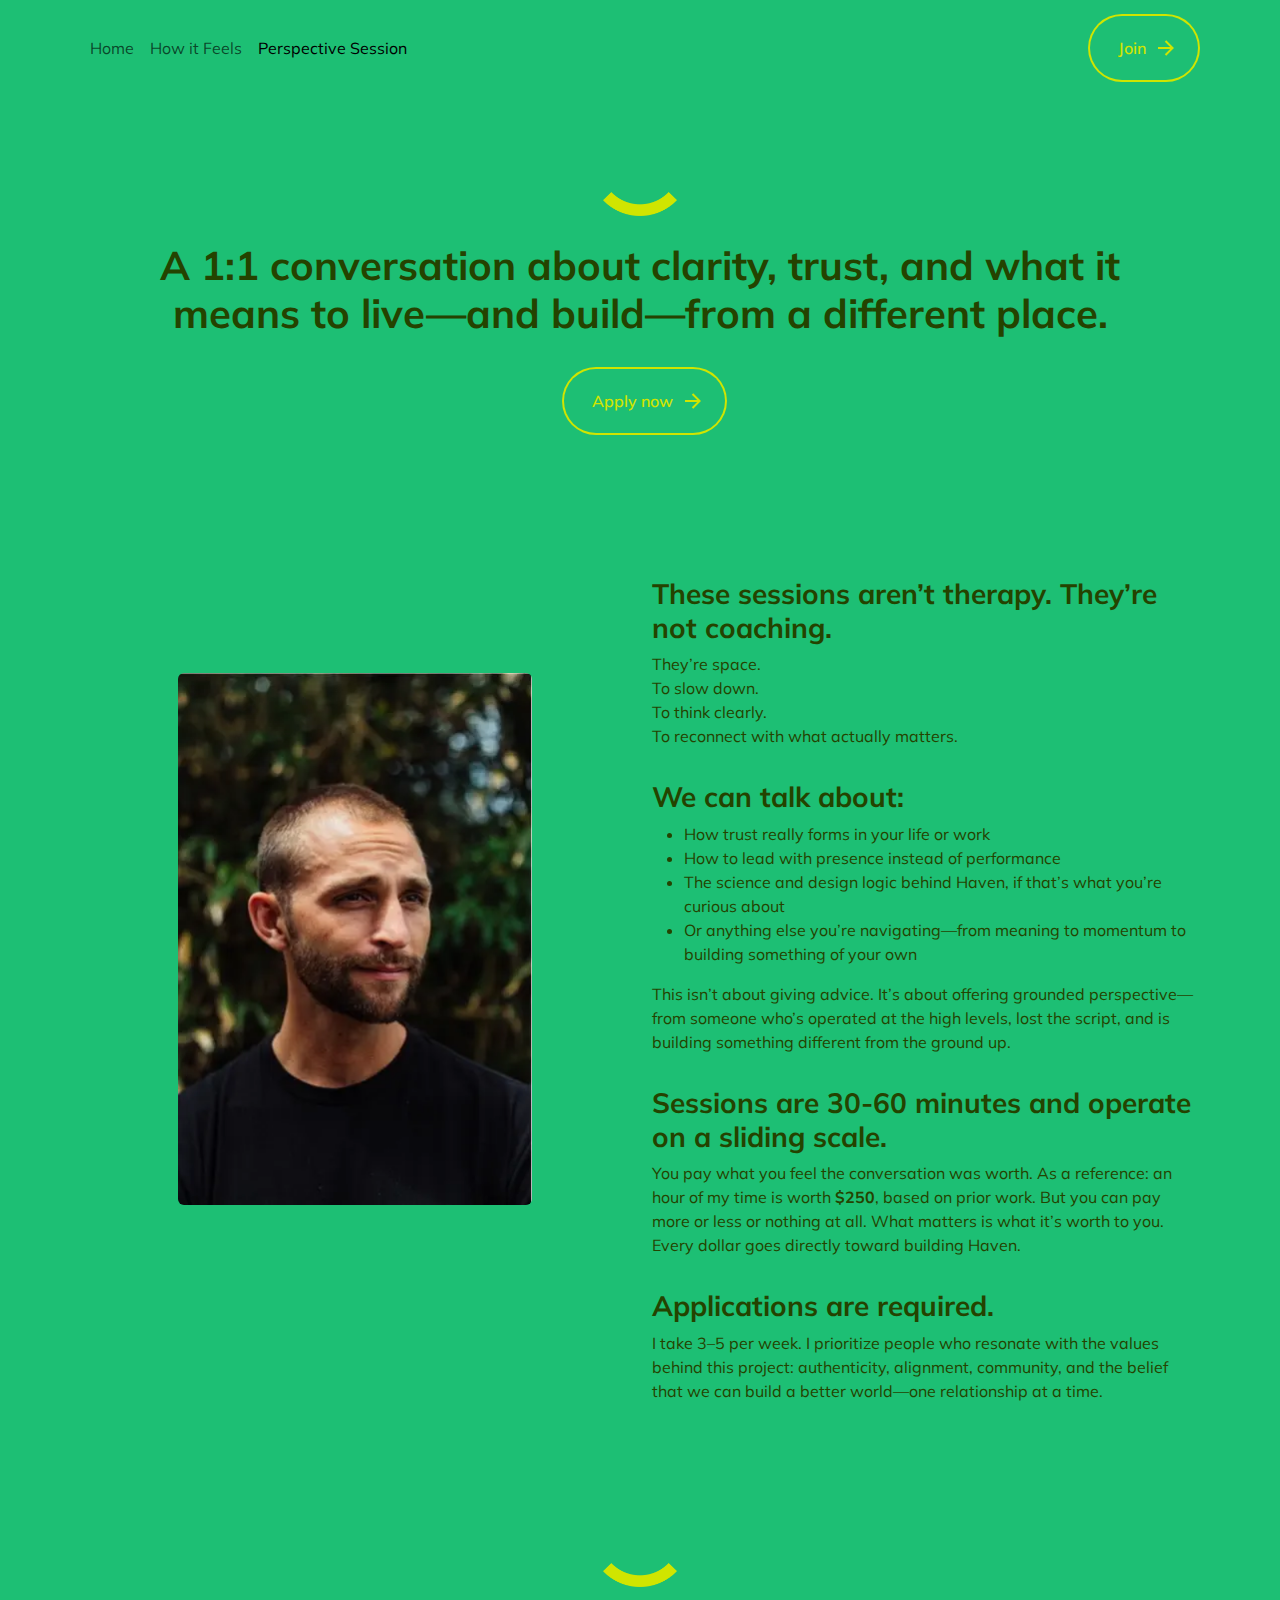
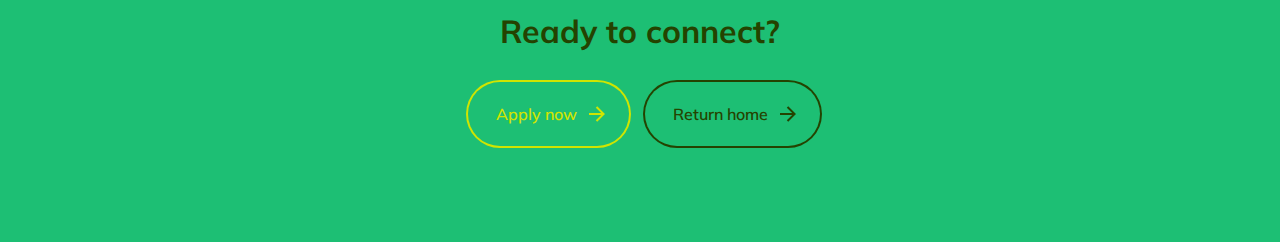
<file: perspective-session.html>
<!DOCTYPE html>
<html data-bs-theme="light" lang="en">

<head>
    <meta charset="utf-8">
    <meta content="width=device-width, initial-scale=1.0, shrink-to-fit=no" name="viewport">
    <title>Haven | Perspective Session</title>
    <link href="https://yourpeopleeverywhere.com/perspective-session.html" rel="canonical">
    <meta content="https://yourpeopleeverywhere.com/perspective-session.html" property="og:url">
    <meta content="https://yourpeopleeverywhere.com/assets/img/Haven Badge - Yellow Large.webp" name="twitter:image">
    <meta content="Haven" property="og:title">
    <meta content="Haven" name="twitter:title">
    <meta content="summary_large_image" name="twitter:card">
    <meta content="website" property="og:type">
    <meta content="Haven isn’t social media. It’s social infrastructure—built to strengthen real-world connection and community, wherever you are."
          name="twitter:description">
    <meta content="Haven isn’t social media. It’s social infrastructure—built to strengthen real-world connection and community, wherever you are."
          property="og:description">
    <meta content="https://yourpeopleeverywhere.com/assets/img/Haven Badge - Yellow Large.webp" property="og:image">
    <meta content="A 1:1 conversation about clarity, trust, and what it means to live—and build—from a different place."
          name="description">
    <link href="assets/img/apple-touch-icon.png" rel="apple-touch-icon" sizes="180x180" type="image/png">
    <link href="assets/img/favicon-16x16.png" rel="icon" sizes="16x16" type="image/png">
    <link href="assets/img/favicon-16x16.png" media="(prefers-color-scheme: dark)" rel="icon" sizes="16x16"
          type="image/png">
    <link href="assets/img/favicon-32x32.png" rel="icon" sizes="32x32" type="image/png">
    <link href="assets/img/favicon-32x32.png" media="(prefers-color-scheme: dark)" rel="icon" sizes="32x32"
          type="image/png">
    <link href="assets/img/apple-touch-icon.png" rel="icon" sizes="180x180" type="image/png">
    <link href="assets/img/android-chrome-192x192.png" rel="icon" sizes="192x192" type="image/png">
    <link href="assets/img/android-chrome-512x512.png" rel="icon" sizes="512x512" type="image/png">
    <link href="https://cdn.jsdelivr.net/npm/bootstrap@5.3.3/dist/css/bootstrap.min.css" rel="stylesheet">
    <link href="https://fonts.googleapis.com/css?family=Mulish&amp;display=swap" rel="stylesheet">
    <link href="assets/css/buttons-1.css" rel="stylesheet">
    <link href="assets/css/buttons.css" rel="stylesheet">
    <link href="assets/css/cards.css" rel="stylesheet">
    <link href="assets/css/icons.css" rel="stylesheet">
    <link href="assets/css/styles.css" rel="stylesheet">
</head>

<body>
<nav class="navbar navbar-expand-md py-3">
    <div class="container">
        <button class="navbar-toggler" data-bs-target="#navcol-4" data-bs-toggle="collapse"><span
                class="visually-hidden">Toggle navigation</span><span class="navbar-toggler-icon"></span></button>
        <div class="collapse navbar-collapse flex-grow-0 order-md-first" id="navcol-4">
            <ul class="navbar-nav me-auto">
                <li class="nav-item"><a class="nav-link" href="index.html">Home</a></li>
                <li class="nav-item"><a class="nav-link" href="how-it-feels.html">How it Feels</a></li>
                <li class="nav-item"><a class="nav-link active" href="perspective-session.html">Perspective Session</a>
                </li>
            </ul>
            <div class="d-md-none my-2"><a
                    href="https://docs.google.com/forms/d/1fragHn3j29nb1vLsGX21rAFFAkJusAb4mp0r3_D_rWs/viewform?edit_requested=true">
                <button class="animated-button ms-md-2">
                    <svg class="arr-2" viewBox="0 0 24 24" xmlns="http://www.w3.org/2000/svg">
                        <path
                                d="M16.1716 10.9999L10.8076 5.63589L12.2218 4.22168L20 11.9999L12.2218 19.778L10.8076 18.3638L16.1716 12.9999H4V10.9999H16.1716Z"
                        ></path>
                    </svg>
                    <span class="text">Join</span>
                    <span class="circle"></span>
                    <svg class="arr-1" viewBox="0 0 24 24" xmlns="http://www.w3.org/2000/svg">
                        <path
                                d="M16.1716 10.9999L10.8076 5.63589L12.2218 4.22168L20 11.9999L12.2218 19.778L10.8076 18.3638L16.1716 12.9999H4V10.9999H16.1716Z"
                        ></path>
                    </svg>
                </button>
            </a>
            </div>
        </div>
        <div class="d-none d-md-block">
            <button class="animated-button ms-md-2"
                    onclick="window.open('https://docs.google.com/forms/d/1fragHn3j29nb1vLsGX21rAFFAkJusAb4mp0r3_D_rWs/viewform', '_blank')">
                <svg class="arr-2" viewBox="0 0 24 24" xmlns="http://www.w3.org/2000/svg">
                    <path d="M16.1716 10.9999L10.8076 5.63589L12.2218 4.22168L20 11.9999L12.2218 19.778L10.8076 18.3638L16.1716 12.9999H4V10.9999H16.1716Z"></path>
                </svg>
                <span class="text">Join</span><span class="circle"></span>
                <svg class="arr-1" viewBox="0 0 24 24" xmlns="http://www.w3.org/2000/svg">
                    <path d="M16.1716 10.9999L10.8076 5.63589L12.2218 4.22168L20 11.9999L12.2218 19.778L10.8076 18.3638L16.1716 12.9999H4V10.9999H16.1716Z"></path>
                </svg>
            </button>
        </div>
    </div>
</nav>
<section class="py-4 py-xl-5">
    <div class="container">
        <div class="text-center p-4 p-lg-5"><img alt="Haven Smile" class="tiny-img" src="assets/img/Smile.webp">
            <h1 class="fw-bold mb-4">A 1:1 conversation about clarity, trust, and what it means to live—and build—from a
                different place.</h1>
            <div class="button-row">
                <button class="animated-button ms-md-2"
                        onclick="window.open('https://forms.gle/xLqTzxMuDpCFKZte9', '_blank')">
                    <svg class="arr-2" viewBox="0 0 24 24" xmlns="http://www.w3.org/2000/svg">
                        <path d="M16.1716 10.9999L10.8076 5.63589L12.2218 4.22168L20 11.9999L12.2218 19.778L10.8076 18.3638L16.1716 12.9999H4V10.9999H16.1716Z"/>
                    </svg>
                    <span class="text">Apply now</span><span class="circle"></span>
                    <svg class="arr-1" viewBox="0 0 24 24" xmlns="http://www.w3.org/2000/svg">
                        <path d="M16.1716 10.9999L10.8076 5.63589L12.2218 4.22168L20 11.9999L12.2218 19.778L10.8076 18.3638L16.1716 12.9999H4V10.9999H16.1716Z"/>
                    </svg>
                </button>
            </div>
        </div>
    </div>
</section>
<section id="session">
    <div class="container py-4 py-xl-5">
        <div class="row gy-4 gy-md-0">
            <div class="col-md-6">
                <div class="p-xl-5 m-xl-5"><img class="rounded img-fluid w-100 fit-cover" src="assets/img/colin-headshot.webp"
                                                style="min-height: 300px;"></div>
            </div>
            <div class="col-md-6 align-self-center align-items-md-center">
                <div class="text-center text-md-start d-flex flex-column align-items-center align-items-md-start mb-3">
                    <div>
                        <h3 class="fw-bolder">These sessions aren’t therapy. They’re not coaching.</h3>
                        <p>They’re space.<br> To slow down.<br> To think clearly.<br> To reconnect with what actually
                            matters.</p>
                    </div>
                </div>
                <div class="text-center text-md-start d-flex flex-column align-items-center align-items-md-start mb-3">
                    <div>
                        <h3 class="fw-bolder">We can talk about:</h3>
                        <ul>
                            <li>How trust really forms in your life or work</li>
                            <li>How to lead with presence instead of performance</li>
                            <li>The science and design logic behind Haven, if that’s what you’re curious about</li>
                            <li>Or anything else you’re navigating—from meaning to momentum to building something of
                                your own
                            </li>
                        </ul>
                        <p>This isn’t about giving advice. It’s about offering grounded perspective—from someone who’s
                            operated at the high levels, lost the script, and is building something different from the
                            ground up.</p>
                    </div>
                </div>
                <div class="text-center text-md-start d-flex flex-column align-items-center align-items-md-start mb-3">
                    <div>
                        <h3 class="fw-bolder">Sessions are 30-60 minutes and operate on a sliding scale.</h3>
                        <p>You pay what you feel the conversation was worth. As a reference: an hour of my time is worth
                            <span class="fw-bolder">$250</span>, based on prior work. But you can pay more or less or
                            nothing at all. What matters is what it’s worth to you. Every dollar goes directly toward
                            building Haven.</p>
                    </div>
                </div>
                <div class="text-center text-md-start d-flex flex-column align-items-center align-items-md-start">
                    <div>
                        <h3 class="fw-bolder">Applications are required.</h3>
                        <p> I take 3–5 per week. I prioritize people who resonate with the values behind this project:
                            authenticity, alignment, community, and the belief that we can build a better world—one
                            relationship at a time.</p>
                    </div>
                </div>
            </div>
        </div>
    </div>
</section>
<section class="py-4 py-xl-5">
    <div class="container">
        <div class="text-center p-4 p-lg-5"><img alt="Haven Smile" class="tiny-img" src="assets/img/Smile.webp">
            <h2 class="fw-bold mb-4">Ready to connect?</h2>
            <div class="button-row">
                <button class="animated-button ms-md-2"
                        onclick="window.open('https://forms.gle/xLqTzxMuDpCFKZte9', '_blank')">
                    <svg class="arr-2" viewBox="0 0 24 24" xmlns="http://www.w3.org/2000/svg">
                        <path d="M16.1716 10.9999L10.8076 5.63589L12.2218 4.22168L20 11.9999L12.2218 19.778L10.8076 18.3638L16.1716 12.9999H4V10.9999H16.1716Z"/>
                    </svg>
                    <span class="text">Apply now</span><span class="circle"></span>
                    <svg class="arr-1" viewBox="0 0 24 24" xmlns="http://www.w3.org/2000/svg">
                        <path d="M16.1716 10.9999L10.8076 5.63589L12.2218 4.22168L20 11.9999L12.2218 19.778L10.8076 18.3638L16.1716 12.9999H4V10.9999H16.1716Z"/>
                    </svg>
                </button>
                <button class="animated-button-secondary" onclick="window.location.href='index.html'">
                    <svg class="arr-2" viewBox="0 0 24 24" xmlns="http://www.w3.org/2000/svg">
                        <path d="M16.1716 10.9999L10.8076 5.63589L12.2218 4.22168L20 11.9999L12.2218 19.778L10.8076 18.3638L16.1716 12.9999H4V10.9999H16.1716Z"/>
                    </svg>
                    <span class="text">Return home</span><span class="circle"></span>
                    <svg class="arr-1" viewBox="0 0 24 24" xmlns="http://www.w3.org/2000/svg">
                        <path d="M16.1716 10.9999L10.8076 5.63589L12.2218 4.22168L20 11.9999L12.2218 19.778L10.8076 18.3638L16.1716 12.9999H4V10.9999H16.1716Z"/>
                    </svg>
                </button>
            </div>
        </div>
    </div>
</section>
<a href="#top">
    <button class="animated-button-secondary back-to-top">
        <svg class="arr-2" style="transform: rotate(-90deg);" viewBox="0 0 24 24" xmlns="http://www.w3.org/2000/svg">
            <path
                    d="M16.1716 10.9999L10.8076 5.63589L12.2218 4.22168L20 11.9999L12.2218 19.778L10.8076 18.3638L16.1716 12.9999H4V10.9999H16.1716Z"
            ></path>
        </svg>
        <span class="text">Top</span>
        <span class="circle"></span>
        <svg class="arr-1" style="transform: rotate(-90deg);" viewBox="0 0 24 24" xmlns="http://www.w3.org/2000/svg">
            <path
                    d="M16.1716 10.9999L10.8076 5.63589L12.2218 4.22168L20 11.9999L12.2218 19.778L10.8076 18.3638L16.1716 12.9999H4V10.9999H16.1716Z"
            ></path>
        </svg>
    </button>
</a>
<script>
    const backToTopBtn = document.querySelector('.back-to-top');

    window.addEventListener('scroll', () => {
        if (window.scrollY > 300) {
            backToTopBtn.classList.add('show');
        } else {
            backToTopBtn.classList.remove('show');
        }
    });
</script>

<script src="https://cdn.jsdelivr.net/npm/bootstrap@5.3.3/dist/js/bootstrap.bundle.min.js"></script>
</body>

</html>
</file>
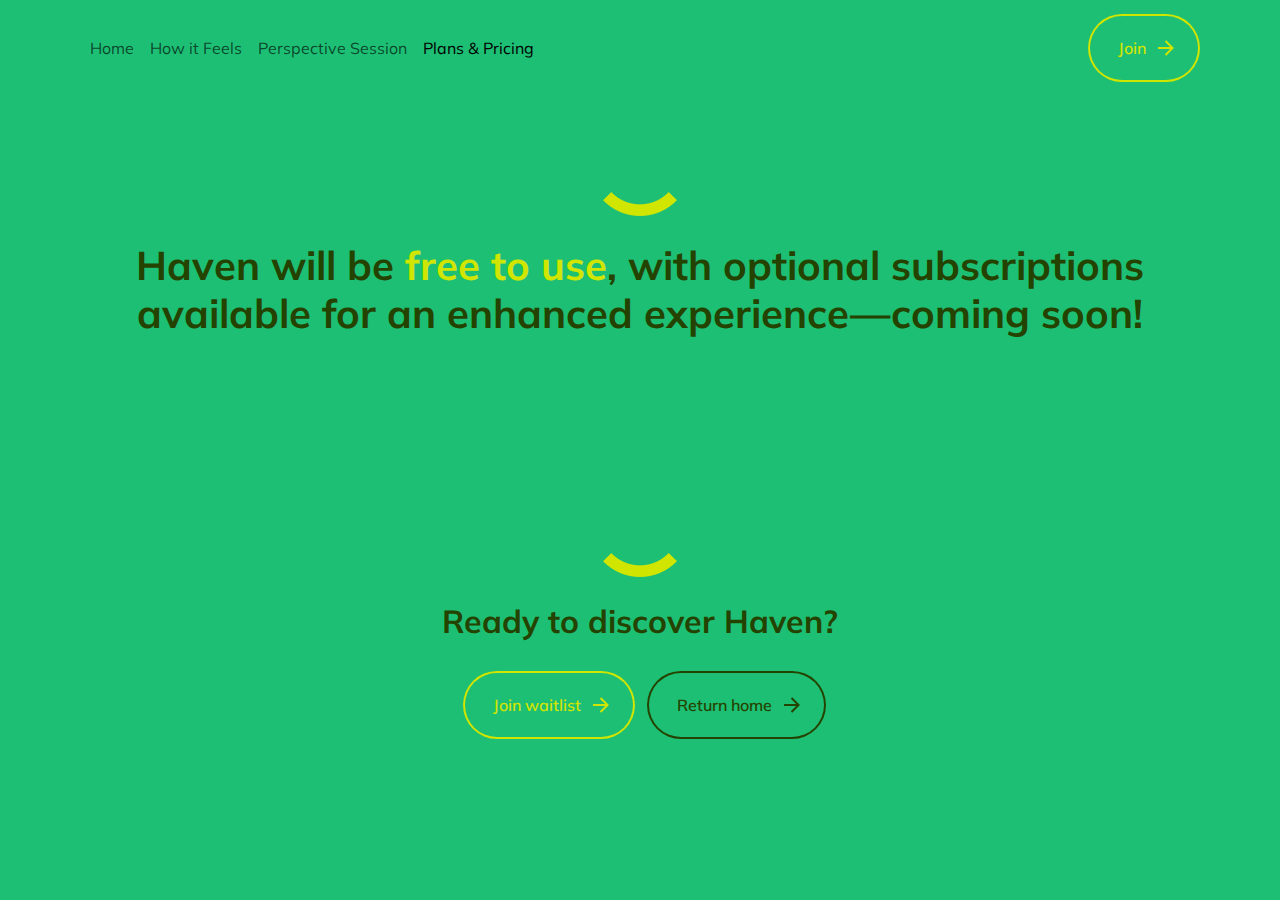
<file: pricing.html>
<!DOCTYPE html>
<html data-bs-theme="light" lang="en">

<head>
    <meta charset="utf-8">
    <meta content="width=device-width, initial-scale=1.0, shrink-to-fit=no" name="viewport">
    <title>Haven | Plans &amp; Pricing</title>
    <link href="https://yourpeopleeverywhere.com/pricing.html" rel="canonical">
    <meta content="https://yourpeopleeverywhere.com/pricing.html" property="og:url">
    <meta content="https://yourpeopleeverywhere.com/assets/img/Haven Badge - Yellow Large.webp" name="twitter:image">
    <meta content="Haven" property="og:title">
    <meta content="Haven" name="twitter:title">
    <meta content="summary_large_image" name="twitter:card">
    <meta content="website" property="og:type">
    <meta content="Haven isn’t social media. It’s social infrastructure—built to strengthen real-world connection and community, wherever you are."
          name="twitter:description">
    <meta content="Haven isn’t social media. It’s social infrastructure—built to strengthen real-world connection and community, wherever you are."
          property="og:description">
    <meta content="https://yourpeopleeverywhere.com/assets/img/Haven Badge - Yellow Large.webp" property="og:image">
    <meta content="Haven is free to use, with optional subscriptions available for an enhanced experience."
          name="description">
    <link href="assets/img/apple-touch-icon.png" rel="apple-touch-icon" sizes="180x180" type="image/png">
    <link href="assets/img/favicon-16x16.png" rel="icon" sizes="16x16" type="image/png">
    <link href="assets/img/favicon-16x16.png" media="(prefers-color-scheme: dark)" rel="icon" sizes="16x16"
          type="image/png">
    <link href="assets/img/favicon-32x32.png" rel="icon" sizes="32x32" type="image/png">
    <link href="assets/img/favicon-32x32.png" media="(prefers-color-scheme: dark)" rel="icon" sizes="32x32"
          type="image/png">
    <link href="assets/img/apple-touch-icon.png" rel="icon" sizes="180x180" type="image/png">
    <link href="assets/img/android-chrome-192x192.png" rel="icon" sizes="192x192" type="image/png">
    <link href="assets/img/android-chrome-512x512.png" rel="icon" sizes="512x512" type="image/png">
    <link href="https://cdn.jsdelivr.net/npm/bootstrap@5.3.3/dist/css/bootstrap.min.css" rel="stylesheet">
    <link href="https://fonts.googleapis.com/css?family=Mulish&amp;display=swap" rel="stylesheet">
    <link href="assets/css/buttons-1.css" rel="stylesheet">
    <link href="assets/css/buttons.css" rel="stylesheet">
    <link href="assets/css/cards.css" rel="stylesheet">
    <link href="assets/css/icons.css" rel="stylesheet">
    <link href="assets/css/styles.css" rel="stylesheet">
</head>

<body>
<nav class="navbar navbar-expand-md py-3">
    <div class="container">
        <button class="navbar-toggler" data-bs-target="#navcol-4" data-bs-toggle="collapse"><span
                class="visually-hidden">Toggle navigation</span><span class="navbar-toggler-icon"></span></button>
        <div class="collapse navbar-collapse flex-grow-0 order-md-first" id="navcol-4">
            <ul class="navbar-nav me-auto">
                <li class="nav-item"><a class="nav-link" href="index.html">Home</a></li>
                <li class="nav-item"><a class="nav-link" href="how-it-feels.html">How it Feels</a></li>
                <li class="nav-item"><a class="nav-link" href="perspective-session.html">Perspective Session</a></li>
                <li class="nav-item"><a class="nav-link active" href="pricing.html">Plans &amp; Pricing</a></li>
            </ul>
            <div class="d-md-none my-2"><a
                    href="https://docs.google.com/forms/d/1fragHn3j29nb1vLsGX21rAFFAkJusAb4mp0r3_D_rWs/viewform?edit_requested=true">
                <button class="animated-button ms-md-2">
                    <svg class="arr-2" viewBox="0 0 24 24" xmlns="http://www.w3.org/2000/svg">
                        <path
                                d="M16.1716 10.9999L10.8076 5.63589L12.2218 4.22168L20 11.9999L12.2218 19.778L10.8076 18.3638L16.1716 12.9999H4V10.9999H16.1716Z"
                        ></path>
                    </svg>
                    <span class="text">Join</span>
                    <span class="circle"></span>
                    <svg class="arr-1" viewBox="0 0 24 24" xmlns="http://www.w3.org/2000/svg">
                        <path
                                d="M16.1716 10.9999L10.8076 5.63589L12.2218 4.22168L20 11.9999L12.2218 19.778L10.8076 18.3638L16.1716 12.9999H4V10.9999H16.1716Z"
                        ></path>
                    </svg>
                </button>
            </a>
            </div>
        </div>
        <div class="d-none d-md-block">
            <button class="animated-button ms-md-2"
                    onclick="window.open('https://docs.google.com/forms/d/1fragHn3j29nb1vLsGX21rAFFAkJusAb4mp0r3_D_rWs/viewform', '_blank')">
                <svg class="arr-2" viewBox="0 0 24 24" xmlns="http://www.w3.org/2000/svg">
                    <path d="M16.1716 10.9999L10.8076 5.63589L12.2218 4.22168L20 11.9999L12.2218 19.778L10.8076 18.3638L16.1716 12.9999H4V10.9999H16.1716Z"></path>
                </svg>
                <span class="text">Join</span><span class="circle"></span>
                <svg class="arr-1" viewBox="0 0 24 24" xmlns="http://www.w3.org/2000/svg">
                    <path d="M16.1716 10.9999L10.8076 5.63589L12.2218 4.22168L20 11.9999L12.2218 19.778L10.8076 18.3638L16.1716 12.9999H4V10.9999H16.1716Z"></path>
                </svg>
            </button>
        </div>
    </div>
</nav>
<section class="py-4 py-xl-5">
    <div class="container">
        <div class="text-center p-4 p-lg-5"><img alt="Haven Smile" class="tiny-img" src="assets/img/Smile.webp">
            <h1 class="fw-bold mb-4">Haven will be <span style="color: #d0e500;">free to use</span>, with optional
                subscriptions available for an enhanced experience—coming soon!</h1>
        </div>
    </div>
</section>
<section class="py-4 py-xl-5">
    <div class="container">
        <div class="text-center p-4 p-lg-5"><img alt="Haven Smile" class="tiny-img" src="assets/img/Smile.webp">
            <h2 class="fw-bold mb-4">Ready to discover Haven?</h2>
            <div class="button-row">
                <button class="animated-button ms-md-2"
                        onclick="window.open('https://docs.google.com/forms/d/1fragHn3j29nb1vLsGX21rAFFAkJusAb4mp0r3_D_rWs/viewform', '_blank')">
                    <svg class="arr-2" viewBox="0 0 24 24" xmlns="http://www.w3.org/2000/svg">
                        <path d="M16.1716 10.9999L10.8076 5.63589L12.2218 4.22168L20 11.9999L12.2218 19.778L10.8076 18.3638L16.1716 12.9999H4V10.9999H16.1716Z"/>
                    </svg>
                    <span class="text">Join waitlist</span>
                    <span class="circle"></span>
                    <svg class="arr-1" viewBox="0 0 24 24" xmlns="http://www.w3.org/2000/svg">
                        <path d="M16.1716 10.9999L10.8076 5.63589L12.2218 4.22168L20 11.9999L12.2218 19.778L10.8076 18.3638L16.1716 12.9999H4V10.9999H16.1716Z"/>
                    </svg>
                </button>
                <button class="animated-button-secondary" onclick="window.location.href='index.html'">
                    <svg class="arr-2" viewBox="0 0 24 24" xmlns="http://www.w3.org/2000/svg">
                        <path d="M16.1716 10.9999L10.8076 5.63589L12.2218 4.22168L20 11.9999L12.2218 19.778L10.8076 18.3638L16.1716 12.9999H4V10.9999H16.1716Z"/>
                    </svg>
                    <span class="text">Return home</span><span class="circle"></span>
                    <svg class="arr-1" viewBox="0 0 24 24" xmlns="http://www.w3.org/2000/svg">
                        <path d="M16.1716 10.9999L10.8076 5.63589L12.2218 4.22168L20 11.9999L12.2218 19.778L10.8076 18.3638L16.1716 12.9999H4V10.9999H16.1716Z"/>
                    </svg>
                </button>
            </div>
        </div>
    </div>
</section>
<a href="#top">
    <button class="animated-button-secondary back-to-top">
        <svg class="arr-2" style="transform: rotate(-90deg);" viewBox="0 0 24 24" xmlns="http://www.w3.org/2000/svg">
            <path
                    d="M16.1716 10.9999L10.8076 5.63589L12.2218 4.22168L20 11.9999L12.2218 19.778L10.8076 18.3638L16.1716 12.9999H4V10.9999H16.1716Z"
            ></path>
        </svg>
        <span class="text">Top</span>
        <span class="circle"></span>
        <svg class="arr-1" style="transform: rotate(-90deg);" viewBox="0 0 24 24" xmlns="http://www.w3.org/2000/svg">
            <path
                    d="M16.1716 10.9999L10.8076 5.63589L12.2218 4.22168L20 11.9999L12.2218 19.778L10.8076 18.3638L16.1716 12.9999H4V10.9999H16.1716Z"
            ></path>
        </svg>
    </button>
</a>
<script>
    const backToTopBtn = document.querySelector('.back-to-top');

    window.addEventListener('scroll', () => {
        if (window.scrollY > 300) {
            backToTopBtn.classList.add('show');
        } else {
            backToTopBtn.classList.remove('show');
        }
    });
</script>

<script src="https://cdn.jsdelivr.net/npm/bootstrap@5.3.3/dist/js/bootstrap.bundle.min.js"></script>
</body>

</html>
</file>
<file: assets/css/cards.css>
.card {
    position: relative;
    background: #eef2ca;
    display: flex;
    align-items: center;
    justify-content: center;
    font-size: 16px;
    font-weight: bold;
    border-radius: 15px;
    cursor: pointer;
    color: #244300;
    overflow: hidden;
    z-index: 0;
    transition: transform 0.3s ease;
}

.card::before, .card::after {
    content: "";
    position: absolute;
    background: #1dbf74;
    transition: all 0.5s;
    z-index: -1;
}

/* Default green corners */

.card::before {
    width: 40px;
    height: 40px;
    top: 0;
    right: 0;
    border-radius: 0 15px 0 100%;
}

.card::after {
    width: 40px;
    height: 40px;
    bottom: 0;
    left: 0;
    border-radius: 0 100% 0 15px;
}

/* Hover expands background */

.card:hover::before, .card:hover::after {
    width: 100%;
    height: 100%;
    border-radius: 15px;
}

.card:hover {
    transform: translateY(-4px);
}

/* 💖 DATING CARD EXTRA MAGIC 💖 */

#dating {
    position: relative;
    background: radial-gradient(circle at top left, #fff0f5, #ffe6e6);
    border: 3px solid transparent;
    border-radius: 15px;
    background-clip: padding-box;
    box-shadow: 0 0 18px rgba(255, 77, 109, 0.4);
    transition: all 0.4s ease;
    z-index: 1;
}

#dating::before {
    content: "";
    position: absolute;
    inset: -3px;
    z-index: -1;
    border-radius: 15px;
    background: linear-gradient(135deg, #ff4d6d, #ff99aa, #ff4d6d);
    background-size: 200% 200%;
    animation: shimmer 5s linear infinite;
}

#dating:hover {
    background: radial-gradient(circle at bottom right, #fff0f5, #ffd6d6);
    box-shadow: 0 0 24px rgba(255, 77, 109, 0.6);
}

/* Floating Hearts using CSS shapes */

#dating::after {
    content: '';
    position: absolute;
    top: 100%;
    left: 50%;
    transform: translateX(-50%);
    font-size: 0;
    opacity: 0;
    animation: floatHearts 4s ease-in-out infinite;
    pointer-events: none;
    width: 0;
    height: 0;
}

#dating::after {
    background: radial-gradient(circle, #ff4d6d, #ff99aa);
    width: 24px;
    height: 24px;
    border-radius: 50%;
    animation: floatHeartShape 4s ease-in-out infinite;
}

@keyframes shimmer {
    0% {
        background-position: 0% 50%;
    }
    50% {
        background-position: 100% 50%;
    }
    100% {
        background-position: 0% 50%;
    }
}

@keyframes floatHearts {
    0% {
        top: 100%;
        opacity: 0;
        transform: translateX(-50%) scale(0.8);
    }
    20% {
        opacity: 1;
    }
    100% {
        top: -20%;
        opacity: 0;
        transform: translateX(-50%) scale(1.4);
    }
}

@keyframes floatHeartShape {
    0% {
        transform: translateY(0) scale(0.8);
        opacity: 1;
    }
    50% {
        transform: translateY(-20px) scale(1.2);
        opacity: 0.8;
    }
    100% {
        transform: translateY(-50px) scale(0.8);
        opacity: 0;
    }
}

.price {
    color: #d0e500;
    margin-right: 7px;
}

.bs-icon {
    --bs-icon-size: 0.75rem;
    display: flex;
    justify-content: center;
    align-items: center;
    flex-shrink: 0;
    font-size: var(--bs-icon-size);
    width: calc(var(--bs-icon-size) * 2);
    height: calc(var(--bs-icon-size) * 2);
    color: #244300;
}

.bs-icon-md {
    --bs-icon-size: 1.5rem;
}

.bs-icon-xs {
    --bs-icon-size: 1rem;
    width: calc(var(--bs-icon-size) * 1.5);
    height: calc(var(--bs-icon-size) * 1.5);
}

.bs-icon-rounded {
    border-radius: 0.5rem;
}

.bs-icon-xs.bs-icon-rounded.bs-icon {
    color: #244300;
}
</file>
<file: assets/css/icons.css>
.bs-icon {
    --bs-icon-size: .75rem;
    display: flex;
    flex-shrink: 0;
    justify-content: center;
    align-items: center;
    font-size: var(--bs-icon-size);
    width: calc(var(--bs-icon-size) * 2);
    height: calc(var(--bs-icon-size) * 2);
    color: #eef2ca;
}
</file>
<file: assets/css/styles.css>
/* === Base Styles === */

html {
    scroll-behavior: smooth;
}

body {
    background-color: #1dbf74;
    color: #244300;
    font-family: 'Mulish', sans-serif;
}

/* === Typography === */

.quote {
    font-size: 50px;
}

/* === Section Backgrounds === */

#problem {
    background-color: #d0e500;
}

#solution {
    background-color: #eef2ca;
}

#mission {
    background-color: #c0d8d8;
}

/* === Images & Icons === */

.tiny-img {
    max-width: 75px;
    margin-bottom: 25px;
}

.fit-cover {
    object-fit: cover;
}

.check {
    margin-right: 7px;
}

/* === Link Styles === */

a {
    color: #244300;
    text-decoration: none;
    position: relative;
    transition: color 0.3s ease;
}

a:hover {
    color: #d0e500;
}

a::after {
    content: '';
    position: absolute;
    bottom: 0;
    left: 0;
    width: 0;
    height: 2px;
    background-color: #d0e500;
    transition: width 0.3s ease;
}

a:hover::after {
    width: 100%;
}

.back-to-top {
    position: fixed;
    bottom: 40px;
    right: 30px;
    z-index: 1000;
    display: none;
    opacity: 0;
    transition: opacity 0.4s ease;
}

.back-to-top.show {
    display: flex;
    opacity: 1;
}

.underline-dark, .underline-light {
    display: inline-block;
    position: relative;
}

.underline-dark::after {
    content: '';
    position: absolute;
    bottom: -7px;
    left: 0;
    width: 30%;
    height: 4px;
    background-color: #244300;
}

.underline-light::after {
    content: '';
    position: absolute;
    bottom: -7px;
    left: 0;
    width: 20%;
    height: 4px;
    background-color: #d0e500;
}

.font-light {
    color: #eef2ca;
}

#map {
    background-color: #d0e500;
}

.button-row {
    display: flex;
    gap: 1rem;
    justify-content: center;
    align-items: center;
    flex-wrap: wrap;
    margin-top: 2rem;
}
</file>
<file: assets/css/buttons-1.css>
.animated-button-secondary {
    position: relative;
    display: flex;
    align-items: center;
    gap: 4px;
    padding: 16px 36px;
    border: 4px solid;
    border-color: transparent;
    font-size: 16px;
    background-color: inherit;
    border-radius: 100px;
    font-weight: 600;
    color: #244300;
    box-shadow: 0 0 0 2px #244300;
    cursor: pointer;
    overflow: hidden;
    transition: all 0.6s cubic-bezier(0.23, 1, 0.32, 1);
}

.animated-button-secondary svg {
    position: absolute;
    width: 24px;
    fill: #244300;
    z-index: 9;
    transition: all 0.8s cubic-bezier(0.23, 1, 0.32, 1);
}

.animated-button-secondary .arr-1 {
    right: 16px;
}

.animated-button-secondary .arr-2 {
    left: -25%;
}

.animated-button-secondary .circle {
    position: absolute;
    top: 50%;
    left: 50%;
    transform: translate(-50%, -50%);
    width: 20px;
    height: 20px;
    background-color: #244300;
    border-radius: 50%;
    opacity: 0;
    transition: all 0.8s cubic-bezier(0.23, 1, 0.32, 1);
}

.animated-button-secondary .text {
    position: relative;
    z-index: 1;
    transform: translateX(-12px);
    transition: all 0.8s cubic-bezier(0.23, 1, 0.32, 1);
}

.animated-button-secondary:hover {
    box-shadow: 0 0 0 12px transparent;
    color: #d0e500;
    border-radius: 12px;
}

.animated-button-secondary:hover .arr-1 {
    right: -25%;
}

.animated-button-secondary:hover .arr-2 {
    left: 16px;
}

.animated-button-secondary:hover .text {
    transform: translateX(12px);
}

.animated-button-secondary:hover svg {
    fill: #d0e500;
}

.animated-button-secondary:active {
    scale: 0.95;
    box-shadow: 0 0 0 4px #244300;
}

.animated-button-secondary:hover .circle {
    width: 220px;
    height: 220px;
    opacity: 1;
}
</file>
<file: assets/css/buttons.css>
.animated-button {
  position: relative;
  display: flex;
  align-items: center;
  gap: 4px;
  padding: 16px 36px;
  border: 4px solid;
  border-color: transparent;
  font-size: 16px;
  background-color: inherit;
  border-radius: 100px;
  font-weight: 600;
  color: #d0e500;
  box-shadow: 0 0 0 2px #d0e500;
  cursor: pointer;
  overflow: hidden;
  transition: all 0.6s cubic-bezier(0.23, 1, 0.32, 1);
}

.animated-button svg {
  position: absolute;
  width: 24px;
  fill: #d0e500;
  z-index: 9;
  transition: all 0.8s cubic-bezier(0.23, 1, 0.32, 1);
}

.animated-button .arr-1 {
  right: 16px;
}

.animated-button .arr-2 {
  left: -25%;
}

.animated-button .circle {
  position: absolute;
  top: 50%;
  left: 50%;
  transform: translate(-50%, -50%);
  width: 20px;
  height: 20px;
  background-color: #d0e500;
  border-radius: 50%;
  opacity: 0;
  transition: all 0.8s cubic-bezier(0.23, 1, 0.32, 1);
}

.animated-button .text {
  position: relative;
  z-index: 1;
  transform: translateX(-12px);
  transition: all 0.8s cubic-bezier(0.23, 1, 0.32, 1);
}

.animated-button:hover {
  box-shadow: 0 0 0 12px transparent;
  color: #244300;
  border-radius: 12px;
}

.animated-button:hover .arr-1 {
  right: -25%;
}

.animated-button:hover .arr-2 {
  left: 16px;
}

.animated-button:hover .text {
  transform: translateX(12px);
}

.animated-button:hover svg {
  fill: #212121;
}

.animated-button:active {
  scale: 0.95;
  box-shadow: 0 0 0 4px #d0e500;
}

.animated-button:hover .circle {
  width: 220px;
  height: 220px;
  opacity: 1;
}
</file>
